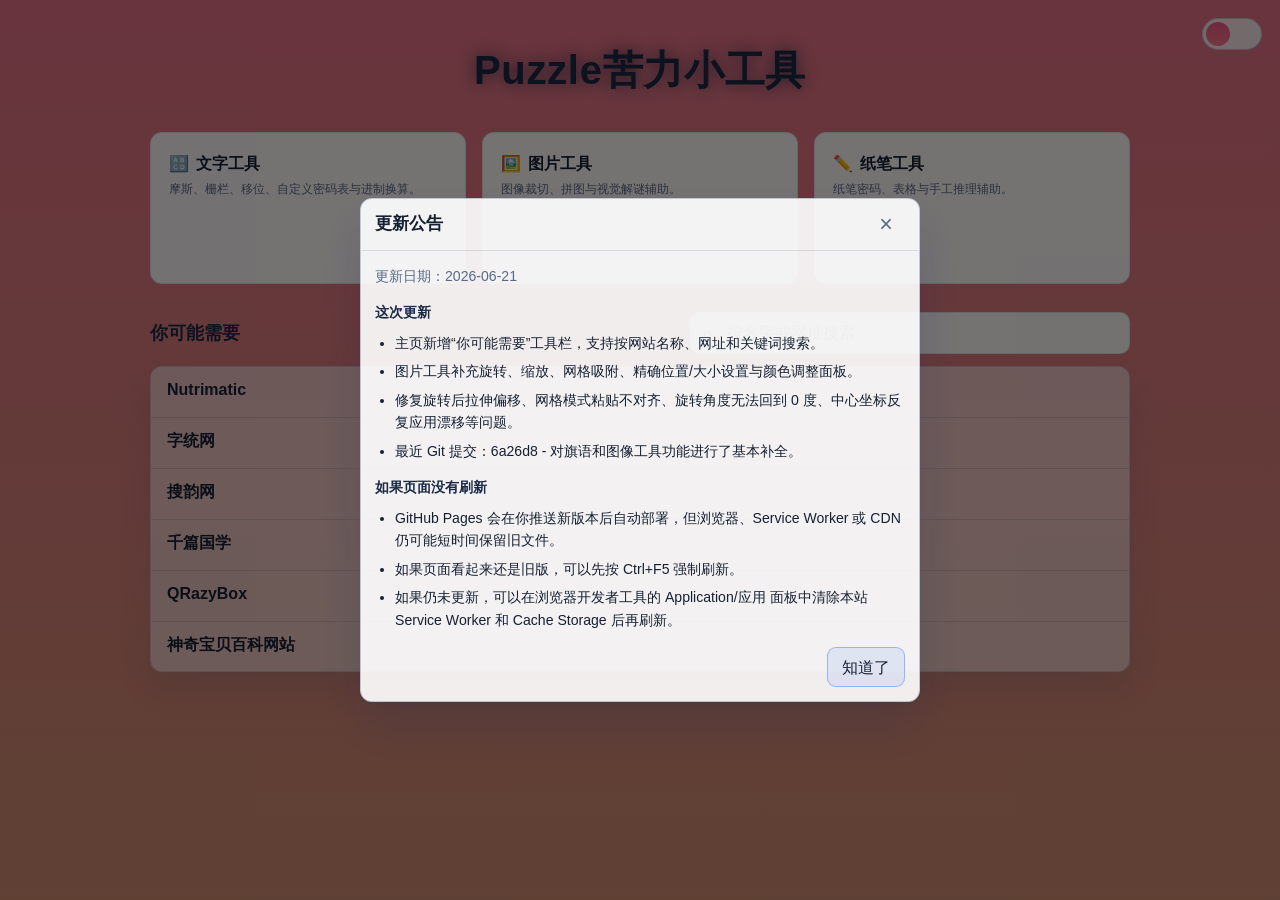
<file: index.html>
﻿<!DOCTYPE html>
<html lang="zh-CN">
<head>
<meta charset="UTF-8">
<meta name="viewport" content="width=device-width, initial-scale=1.0">
<script>
    (function () {
        var key = "theme_manual_override";
        var theme = null;
        try {
            var saved = window.localStorage.getItem(key);
            if (saved === "light" || saved === "dark") theme = saved;
        } catch (_) {}
        if (!theme) {
            var hour = new Date().getHours();
            theme = (hour >= 19 || hour < 7) ? "dark" : "light";
        }
        document.documentElement.setAttribute("data-theme", theme);
    })();
</script>
<link rel="icon" type="image/svg+xml" href="./things/puzzle.svg">
<title>Puzzle苦力小工具</title>
<link rel="stylesheet" href="theme/light-theme.css">
<link rel="stylesheet" href="theme/dark-theme.css">
<link rel="stylesheet" href="theme/common-styles.css">
<link rel="prefetch" href="text-tools/text-tools.html">
<link rel="prefetch" href="text-tools/text-tools.css">
<link rel="prefetch" href="text-tools/tools/bundle.js">
<link rel="prefetch" href="image-tools/image-tools.html">
<link rel="prefetch" href="image-tools/image-tools.css">
<style>
    .home-shell {
        width: min(980px, calc(100% - 26px));
        margin: 0 auto;
        padding: 30px 0 38px;
    }

    .title {
        text-align: center;
        font-size: clamp(1.9rem, 1.2rem + 1.8vw, 2.5rem);
        color: var(--title-main);
        text-shadow: 0 0 16px var(--title-glow);
        margin: 8px 0 30px;
        letter-spacing: 0.7px;
    }

    .tool-grid {
        display: grid;
        grid-template-columns: repeat(3, minmax(0, 1fr));
        justify-content: start;
        gap: 16px;
    }

    .tool-card {
        border: 1px solid var(--line);
        border-radius: 12px;
        background: var(--surface-3);
        transition: transform 0.2s ease, border-color 0.2s ease, box-shadow 0.2s ease;
    }

    .tool-card a {
        display: block;
        padding: 18px;
        text-decoration: none;
        color: var(--text-main);
        min-height: 150px;
    }

    .tool-card:hover {
        transform: translateY(-6px);
        border-color: var(--line-strong);
        box-shadow: 0 16px 48px 8px color-mix(in srgb, var(--primary-glow) 24%, transparent);
    }

    [data-theme="light"] .tool-card:hover {
        box-shadow: 0 8px 48px 8px rgba(0, 0, 0, 0.13);
        /* inset(上 右 下 左)：上边缘贴齐元素，其余往外扩60px，保证阴影不出现在卡片上方 */
        clip-path: inset(0 -60px -60px -60px round 12px);
    }

    .tool-card:active {
        transform: translateY(0) scale(0.985);
    }

    .tool-head {
        display: flex;
        align-items: center;
        gap: 7px;
        font-weight: 600;
        margin-bottom: 4px;
    }

    .tool-desc {
        font-size: 0.78rem;
        color: var(--text-sub);
        line-height: 1.38;
    }

    .sr-only {
        position: absolute;
        width: 1px;
        height: 1px;
        padding: 0;
        margin: -1px;
        overflow: hidden;
        clip: rect(0, 0, 0, 0);
        white-space: nowrap;
        border: 0;
    }

    .recommend-section {
        margin-top: 28px;
    }

    .recommend-head {
        display: flex;
        align-items: center;
        justify-content: space-between;
        gap: 16px;
        margin-bottom: 12px;
    }

    .section-title {
        margin: 0;
        font-size: 1.12rem;
        color: var(--title-main);
        font-weight: 700;
    }

    .site-search {
        position: relative;
        flex: 1 1 360px;
        max-width: 440px;
    }

    .site-search::before {
        content: "⌕";
        position: absolute;
        left: 13px;
        top: 50%;
        transform: translateY(-52%);
        color: var(--text-sub);
        font-size: 1rem;
        pointer-events: none;
    }

    .site-search-input {
        width: 100%;
        height: 42px;
        padding: 9px 14px 9px 36px;
        border: 1px solid var(--line);
        border-radius: 10px;
        background: var(--surface-3);
        color: var(--text-main);
        font: inherit;
        outline: none;
        transition: border-color 0.2s ease, box-shadow 0.2s ease, background-color 0.2s ease;
    }

    .site-search-input::placeholder {
        color: color-mix(in srgb, var(--text-sub) 82%, transparent);
    }

    .site-search-input:focus {
        border-color: color-mix(in srgb, var(--primary) 78%, white 22%);
        box-shadow: var(--focus-ring);
    }

    .recommend-panel {
        max-height: clamp(260px, 34vh, 420px);
        overflow-y: auto;
        overscroll-behavior: contain;
        border: 1px solid var(--line);
        border-radius: 12px;
        background: color-mix(in srgb, var(--surface-2) 88%, transparent);
        box-shadow: var(--shadow-1);
        scrollbar-width: thin;
        scrollbar-color: color-mix(in srgb, var(--primary) 46%, transparent) transparent;
    }

    .recommend-list {
        display: grid;
        grid-template-columns: 1fr;
        gap: 0;
        margin: 0;
        padding: 0;
        list-style: none;
    }

    .recommend-item {
        border-bottom: 1px solid var(--line);
    }

    .recommend-item:last-child {
        border-bottom: 0;
    }

    .recommend-link {
        display: block;
        padding: 13px 16px;
        min-height: 50px;
        overflow: hidden;
        color: var(--text-main);
        text-decoration: none;
        transition: min-height 0.22s ease, background-color 0.22s ease, color 0.22s ease;
    }

    .recommend-link:hover,
    .recommend-link:focus-visible {
        min-height: 112px;
        background: color-mix(in srgb, var(--primary-soft) 72%, transparent);
        outline: none;
    }

    .recommend-name {
        display: block;
        font-weight: 650;
        line-height: 1.3;
    }

    .recommend-detail {
        display: grid;
        gap: 6px;
        max-height: 0;
        opacity: 0;
        transform: translateY(-4px);
        transition: max-height 0.22s ease, opacity 0.18s ease, transform 0.22s ease;
    }

    .recommend-link:hover .recommend-detail,
    .recommend-link:focus-visible .recommend-detail {
        max-height: 220px;
        margin-top: 8px;
        opacity: 1;
        transform: translateY(0);
    }

    .recommend-desc,
    .recommend-url,
    .empty-sites {
        font-size: 0.82rem;
        line-height: 1.42;
        color: var(--text-sub);
    }

    .recommend-url {
        word-break: break-all;
        color: color-mix(in srgb, var(--primary) 76%, var(--text-main));
    }

    .empty-sites {
        display: none;
        padding: 14px 16px;
    }

    .empty-sites.show {
        display: block;
    }

    .release-modal {
        position: fixed;
        inset: 0;
        z-index: 2400;
        display: grid;
        place-items: center;
        padding: 16px;
        background: rgba(0, 0, 0, 0.54);
    }

    .release-modal[hidden] {
        display: none;
    }

    .release-card {
        width: min(560px, 100%);
        max-height: min(680px, calc(100vh - 32px));
        overflow: auto;
        border: 1px solid var(--line-strong);
        border-radius: 12px;
        background: color-mix(in srgb, var(--surface-1) 96%, transparent);
        box-shadow: var(--shadow-2);
    }

    .release-head {
        display: flex;
        align-items: center;
        justify-content: space-between;
        gap: 12px;
        min-height: 52px;
        padding: 0 14px;
        border-bottom: 1px solid var(--line);
    }

    .release-head h2 {
        margin: 0;
        font-size: 1.08rem;
    }

    .release-close {
        width: 38px;
        height: 38px;
        border: 0;
        border-radius: 8px;
        background: transparent;
        color: var(--text-sub);
        font: inherit;
        font-size: 1.45rem;
        line-height: 1;
        cursor: pointer;
    }

    .release-close:hover {
        color: var(--danger);
        background: var(--danger-soft);
    }

    .release-body {
        display: grid;
        gap: 14px;
        padding: 14px;
        color: var(--text-main);
    }

    .release-date,
    .release-section h3,
    .release-section li {
        font-size: 0.88rem;
    }

    .release-date {
        margin: 0;
        color: var(--text-sub);
    }

    .release-section h3 {
        margin: 0 0 8px;
        color: var(--title-main);
    }

    .release-section ul {
        margin: 0;
        padding-left: 20px;
    }

    .release-section li + li {
        margin-top: 6px;
    }

    .release-actions {
        display: flex;
        justify-content: flex-end;
        padding-top: 2px;
    }

    .release-confirm {
        min-height: 40px;
        padding: 0 14px;
        border: 1px solid color-mix(in srgb, var(--primary) 42%, transparent);
        border-radius: 9px;
        background: color-mix(in srgb, var(--primary-soft) 82%, transparent);
        color: var(--text-main);
        font: inherit;
        cursor: pointer;
    }

    @media (max-width: 620px) {
        .home-shell {
            width: calc(100% - 20px);
            padding-top: 24px;
        }

        .tool-grid {
            grid-template-columns: 1fr;
        }

        .recommend-head {
            align-items: stretch;
            flex-direction: column;
            gap: 10px;
        }

        .site-search {
            flex-basis: auto;
            max-width: none;
        }
    }
</style>
</head>
<body>
<button class="theme-toggle" id="themeToggle" title="切换主题" aria-label="切换主题" aria-pressed="false">
    <span class="theme-toggle-slider"></span>
</button>

<div class="home-shell">
    <h1 class="title">Puzzle苦力小工具</h1>

    <div class="tool-grid">
        <div class="tool-card"><a href="text-tools/text-tools.html">
            <div class="tool-head"><span>🔠</span><span>文字工具</span></div>
            <div class="tool-desc">摩斯、栅栏、移位、自定义密码表与进制换算。</div>
        </a></div>
        <div class="tool-card"><a href="image-tools/image-tools.html">
            <div class="tool-head"><span>🖼️</span><span>图片工具</span></div>
            <div class="tool-desc">图像裁切、拼图与视觉解谜辅助。</div>
        </a></div>
        <div class="tool-card"><a href="#">
            <div class="tool-head"><span>✏️</span><span>纸笔工具</span></div>
            <div class="tool-desc">纸笔密码、表格与手工推理辅助。</div>
        </a></div>
    </div>

    <section class="recommend-section" aria-labelledby="recommendTitle">
        <div class="recommend-head">
            <h2 class="section-title" id="recommendTitle">你可能需要</h2>
            <label class="site-search">
                <span class="sr-only">搜索工具网站</span>
                <input class="site-search-input" id="siteSearch" type="search" placeholder="按名字或网址搜索" autocomplete="off">
            </label>
        </div>
        <div class="recommend-panel">
            <ul class="recommend-list" id="recommendList"></ul>
            <div class="empty-sites" id="emptySites">没有匹配的网站。</div>
        </div>
    </section>
</div>

<div class="release-modal" id="releaseModal" hidden>
    <section class="release-card" role="dialog" aria-modal="true" aria-labelledby="releaseTitle">
        <div class="release-head">
            <h2 id="releaseTitle">更新公告</h2>
            <button class="release-close" id="releaseClose" type="button" aria-label="关闭">&times;</button>
        </div>
        <div class="release-body">
            <p class="release-date" id="releaseDate"></p>
            <div class="release-section">
                <h3>这次更新</h3>
                <ul id="releaseUpdates"></ul>
            </div>
            <div class="release-section">
                <h3>如果页面没有刷新</h3>
                <ul id="releaseCacheTips"></ul>
            </div>
            <div class="release-actions">
                <button class="release-confirm" id="releaseConfirm" type="button">知道了</button>
            </div>
        </div>
    </section>
</div>

<script src="theme/theme-system.js"></script>
<script src="recommended-tools.js"></script>
<script src="release-notes.js"></script>
<script src="theme/cache-client.js" defer></script>
<script>
    initThemeManager({
        allowToggle: true,
        toggleSelector: "#themeToggle"
    });

    (function () {
        var tools = window.RECOMMENDED_TOOLS || [];
        var list = document.getElementById("recommendList");
        var search = document.getElementById("siteSearch");
        var empty = document.getElementById("emptySites");

        function normalize(value) {
            return String(value || "").toLowerCase().trim();
        }

        function getSearchText(tool) {
            return normalize([
                tool.name,
                tool.url,
                tool.description,
                (tool.aliases || []).join(" ")
            ].join(" "));
        }

        function createToolItem(tool) {
            var item = document.createElement("li");
            item.className = "recommend-item";
            item.dataset.searchText = getSearchText(tool);

            var link = document.createElement("a");
            link.className = "recommend-link";
            link.href = tool.url;
            link.target = "_blank";
            link.rel = "noopener noreferrer";
            link.setAttribute("aria-label", tool.name + "，新页面打开");

            var name = document.createElement("span");
            name.className = "recommend-name";
            name.textContent = tool.name;

            var detail = document.createElement("span");
            detail.className = "recommend-detail";

            var desc = document.createElement("span");
            desc.className = "recommend-desc";
            desc.textContent = tool.description;

            var url = document.createElement("span");
            url.className = "recommend-url";
            url.textContent = tool.url;

            detail.append(desc, url);
            link.append(name, detail);
            item.appendChild(link);

            return item;
        }

        function filterTools() {
            var keyword = normalize(search.value);
            var shown = 0;

            Array.prototype.forEach.call(list.children, function (item) {
                var matched = !keyword || item.dataset.searchText.indexOf(keyword) !== -1;
                item.hidden = !matched;
                if (matched) shown += 1;
            });

            empty.classList.toggle("show", shown === 0);
        }

        tools.forEach(function (tool) {
            list.appendChild(createToolItem(tool));
        });

        search.addEventListener("input", filterTools);
        filterTools();
    })();

    (function () {
        var notes = window.PUZZLE_RELEASE_NOTES;
        if (!notes || !notes.version) return;

        var key = "puzzle_release_seen_version";
        var seen = null;
        try {
            seen = window.localStorage.getItem(key);
        } catch (_) {}
        if (seen === notes.version) return;

        var modal = document.getElementById("releaseModal");
        var title = document.getElementById("releaseTitle");
        var date = document.getElementById("releaseDate");
        var updates = document.getElementById("releaseUpdates");
        var cacheTips = document.getElementById("releaseCacheTips");
        var close = document.getElementById("releaseClose");
        var confirm = document.getElementById("releaseConfirm");
        if (!modal || !title || !date || !updates || !cacheTips) return;

        function fillList(list, items) {
            list.textContent = "";
            (items || []).forEach(function (text) {
                var item = document.createElement("li");
                item.textContent = text;
                list.appendChild(item);
            });
        }

        function dismiss() {
            modal.hidden = true;
            try {
                window.localStorage.setItem(key, notes.version);
            } catch (_) {}
        }

        title.textContent = notes.title || "更新公告";
        date.textContent = notes.date ? "更新日期：" + notes.date : "";
        fillList(updates, notes.updates);
        fillList(cacheTips, notes.cacheTips);
        modal.hidden = false;

        close.addEventListener("click", dismiss);
        confirm.addEventListener("click", dismiss);
        modal.addEventListener("click", function (event) {
            if (event.target === modal) dismiss();
        });
        document.addEventListener("keydown", function (event) {
            if (!modal.hidden && event.key === "Escape") dismiss();
        });
    })();
</script>
</body>
</html>
</file>
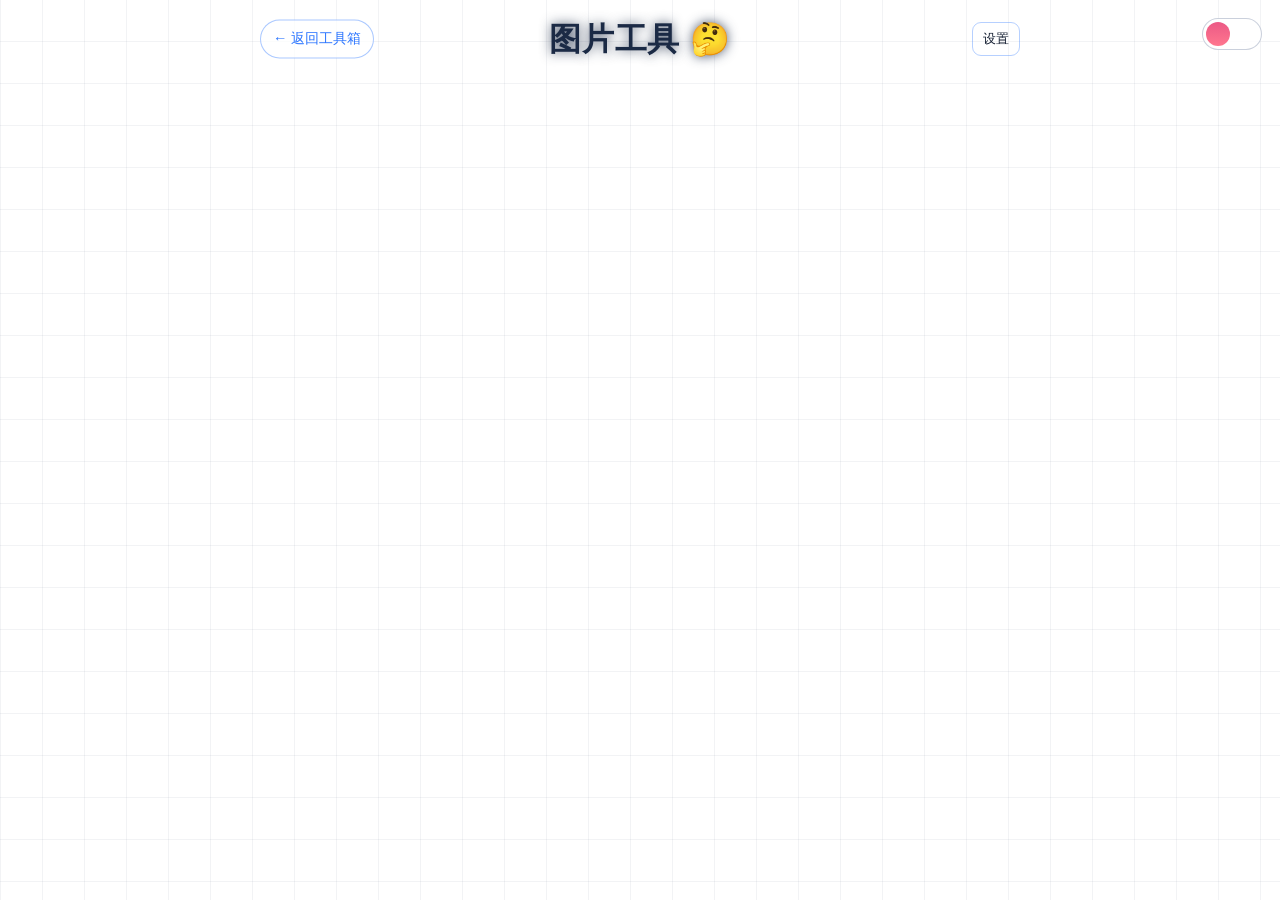
<file: image-tools/image-tools.html>
<!DOCTYPE html>
<html lang="zh-CN">
<head>
    <meta charset="UTF-8">
    <meta name="viewport" content="width=device-width, initial-scale=1.0">
    <script>
        (function () {
            var key = "theme_manual_override";
            var theme = null;
            try {
                var saved = window.localStorage.getItem(key);
                if (saved === "light" || saved === "dark") theme = saved;
            } catch (_) {}
            if (!theme) {
                var hour = new Date().getHours();
                theme = (hour >= 19 || hour < 7) ? "dark" : "light";
            }
            document.documentElement.setAttribute("data-theme", theme);
        })();
    </script>
    <link rel="icon" type="image/svg+xml" href="../things/puzzle.svg">
    <title>图片工具</title>
    <link rel="stylesheet" href="../theme/light-theme.css">
    <link rel="stylesheet" href="../theme/dark-theme.css">
    <link rel="stylesheet" href="../theme/common-styles.css">
    <link rel="stylesheet" href="./image-tools.css">
</head>
<body class="image-tool-page">
<button class="theme-toggle" id="themeToggle" title="切换主题" aria-label="切换主题" aria-pressed="false">
    <span class="theme-toggle-slider"></span>
</button>

<div class="image-topbar">
    <a href="../index.html" class="back-link">← 返回工具箱</a>
    <h1 class="main-title"><span class="title-wrap">图片工具<span class="help-icon" id="imageHelpBtn" title="查看帮助">🤔</span></span></h1>
    <div class="topbar-actions" aria-label="画布操作">
        <button class="topbar-btn" id="imageSettingsBtn" type="button">设置</button>
    </div>
</div>

<main class="image-stage" id="imageStage" tabindex="0" aria-label="图片画布">
    <div class="image-layer" id="imageLayer"></div>
    <div class="image-marquee" id="imageMarquee" hidden></div>
    <div class="image-selection" id="imageSelection" hidden>
        <span class="image-resize-handle image-handle-nw" data-handle="nw"></span>
        <span class="image-resize-handle image-handle-n" data-handle="n"></span>
        <span class="image-resize-handle image-handle-ne" data-handle="ne"></span>
        <span class="image-rotate-handle" data-handle="rotate" title="旋转"></span>
        <span class="image-resize-handle image-handle-e" data-handle="e"></span>
        <span class="image-resize-handle image-handle-se" data-handle="se"></span>
        <span class="image-resize-handle image-handle-s" data-handle="s"></span>
        <span class="image-resize-handle image-handle-sw" data-handle="sw"></span>
        <span class="image-resize-handle image-handle-w" data-handle="w"></span>
    </div>
</main>

<div class="image-context-menu" id="imageContextMenu">
    <button type="button" data-action="open-color">改变颜色</button>
    <button type="button" data-action="open-geometry">改变位置/大小</button>
</div>

<aside class="image-geometry-panel image-follow-panel" id="imageGeometryPanel" aria-label="改变位置/大小" hidden>
    <div class="image-panel-head">
        <strong>改变位置/大小</strong>
        <button class="image-panel-close" id="imageGeometryPanelClose" type="button" aria-label="关闭">&times;</button>
    </div>
    <div class="image-geometry-body">
        <label class="image-control-field">
            <span>中心 X</span>
            <input class="image-number-input" type="number" step="1" data-geometry="center-x">
        </label>
        <label class="image-control-field">
            <span>中心 Y</span>
            <input class="image-number-input" type="number" step="1" data-geometry="center-y">
        </label>
        <label class="image-control-field">
            <span>旋转角度</span>
            <input class="image-number-input" type="number" step="1" data-geometry="rotation">
        </label>
        <label class="image-control-field">
            <span>宽</span>
            <input class="image-number-input" type="number" min="36" step="1" data-geometry="width">
        </label>
        <label class="image-control-field">
            <span>高</span>
            <input class="image-number-input" type="number" min="36" step="1" data-geometry="height">
        </label>
        <label class="image-menu-option image-geometry-lock">
            <input type="checkbox" data-geometry-lock>
            <span>锁定横纵比</span>
        </label>
        <button class="image-action-btn image-geometry-apply" type="button" data-action="apply-geometry">应用</button>
    </div>
</aside>

<div class="image-canvas-menu" id="imageCanvasMenu">
    <button class="image-canvas-action" type="button" data-action="open-move-mode">移动模式</button>
    <div class="image-move-mode-panel" id="imageMoveModePanel" hidden>
        <div class="image-menu-title">移动模式</div>
        <label class="image-menu-option">
            <input type="radio" name="imageMoveMode" value="free" data-setting="movement-mode">
            <span>自由模式</span>
        </label>
        <label class="image-menu-option">
            <input type="radio" name="imageMoveMode" value="grid" data-setting="movement-mode">
            <span>网格模式</span>
        </label>
        <div class="image-grid-settings" id="imageGridSettings">
            <label class="image-menu-field">
                <span>网格大小</span>
                <input type="number" min="2" max="400" step="1" data-setting="grid-size">
            </label>
            <label class="image-menu-field">
                <span>旋转角度</span>
                <input type="number" min="1" max="180" step="1" data-setting="rotation-step">
            </label>
        </div>
    </div>
</div>

<aside class="image-color-panel" id="imageColorPanel" aria-label="改变颜色" hidden>
    <div class="image-panel-head">
        <strong>改变颜色</strong>
        <button class="image-panel-close" id="imageColorPanelClose" type="button" aria-label="关闭">&times;</button>
    </div>

    <details class="image-panel-section" data-section="opacity">
        <summary>改变透明度</summary>
        <div class="image-panel-body">
            <label class="image-control-field">
                <span>透明度</span>
                <input class="image-number-input" type="number" min="0" max="100" step="1" data-control="opacity-number">
            </label>
            <label class="image-control-field image-slider-field">
                <span>0%-100%</span>
                <input type="range" min="0" max="100" step="1" data-control="opacity-range">
            </label>
        </div>
    </details>

    <details class="image-panel-section" data-section="saturation">
        <summary>改变饱和度</summary>
        <div class="image-panel-body">
            <label class="image-control-field">
                <span>饱和度</span>
                <input class="image-number-input" type="number" min="0" max="200" step="1" data-control="saturation-number">
            </label>
            <label class="image-control-field image-slider-field">
                <span>0%-200%</span>
                <input type="range" min="0" max="200" step="1" data-control="saturation-range">
            </label>
        </div>
    </details>

    <details class="image-panel-section" data-section="brightness">
        <summary>改变亮度</summary>
        <div class="image-panel-body">
            <label class="image-control-field">
                <span>亮度</span>
                <input class="image-number-input" type="number" min="0" max="200" step="1" data-control="brightness-number">
            </label>
            <label class="image-control-field image-slider-field">
                <span>0%-200%</span>
                <input type="range" min="0" max="200" step="1" data-control="brightness-range">
            </label>
        </div>
    </details>

    <details class="image-panel-section" data-section="binary">
        <summary>二值图像</summary>
        <div class="image-panel-body image-binary-body">
            <label class="image-control-field">
                <span>阈值</span>
                <input class="image-number-input" type="number" min="0" max="255" step="1" data-control="threshold-number">
            </label>
            <label class="image-control-field image-slider-field">
                <span>0-255</span>
                <input type="range" min="0" max="255" step="1" data-control="threshold-range">
            </label>
            <button class="image-action-btn" type="button" data-action="generate-binary">生成</button>
            <button class="image-action-btn image-ghost-btn" type="button" data-action="restore-original">恢复原图</button>
        </div>
    </details>
</aside>

<div class="modal" id="imageHelpModal">
    <div class="modal-content">
        <span class="modal-close" id="imageHelpClose">&times;</span>
        <h2 class="modal-title">使用说明</h2>
        <div class="modal-body">
            <p>1. 在页面任意位置按 Ctrl+V 粘贴剪切板图片。</p>
            <p>2. 点击图片选中，Ctrl/Shift 点击可多选，空白处左键拖动可框选。</p>
            <p>3. 拖动图片可移动，拖动边缘可拉伸，拖动四角可等比缩放。</p>
            <p>4. 拖动图片正上方的旋转按钮，可旋转单张图片或整体旋转多选图片。</p>
            <p>5. 空白处右键选择移动模式，可切换自由模式和网格模式，网格模式按页面网格线吸附移动、缩放和旋转。</p>
            <p>6. 右键选中图片可打开颜色调整面板，Delete 可删除当前选中图片。</p>
            <p>7. Ctrl+C 可复制当前选中图片，Ctrl+Z / Ctrl+Y 可撤销或前进。</p>
            <p>8. 操作画布后顶部标题会收起，悬停标题区域会展开。</p>
        </div>
    </div>
</div>

<div class="modal settings-modal" id="imageSettingsModal">
    <div class="modal-content settings-content">
        <div class="settings-head">
            <h2 class="modal-title">设置</h2>
        </div>
        <div class="settings-layout">
            <div class="settings-tabs" aria-label="设置分类">
                <button class="settings-tab active" type="button" data-panel="banner">横幅设置</button>
            </div>
            <div class="settings-main">
                <div class="settings-panel active" id="bannerSettingsPanel">
                    <div class="settings-list" id="bannerSettingsList"></div>
                </div>
            </div>
        </div>
    </div>
</div>

<div class="toast" id="toast"></div>

<script src="../theme/theme-system.js"></script>
<script src="../theme/cache-client.js" defer></script>
<script src="./js/state.js"></script>
<script src="./js/history.js"></script>
<script src="./js/color/binary.js"></script>
<script src="./js/interactions/clipboard.js"></script>
<script src="./js/interactions/select-move-resize.js"></script>
<script src="./js/interactions/context-menu.js"></script>
<script src="./js/interactions/geometry-panel.js"></script>
<script src="./js/color/filter-controls.js"></script>
<script src="./js/color/color-panel.js"></script>
<script src="./js/banner-settings.js"></script>
<script src="./js/app.js"></script>
</body>
</html>
</file>
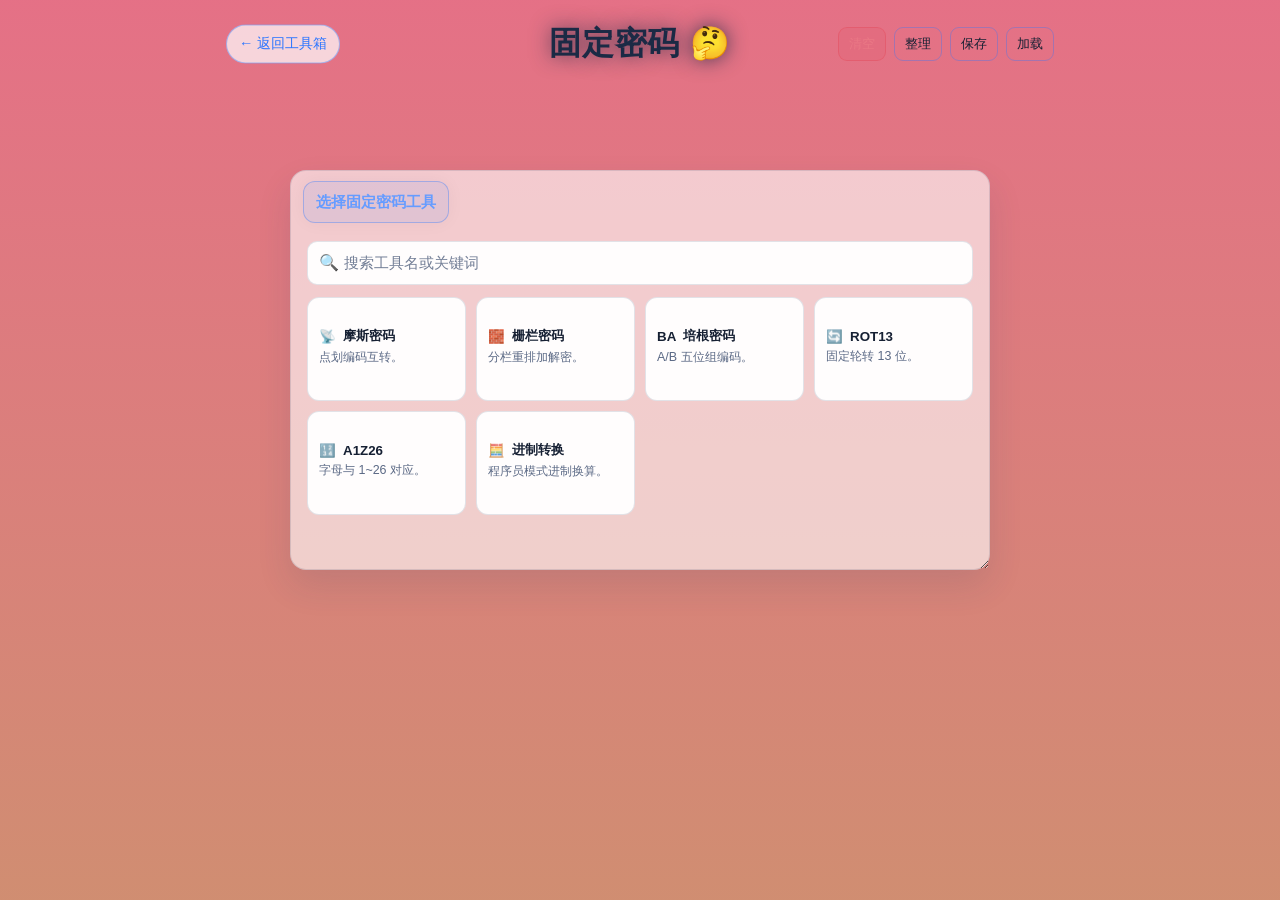
<file: text-tools/fixed-cipher.html>
<!DOCTYPE html>
<html lang="zh-CN">
<head>
    <meta charset="UTF-8">
    <meta name="viewport" content="width=device-width, initial-scale=1.0">
    <script>
        (function () {
            var key = "theme_manual_override";
            var theme = null;
            try {
                var saved = window.localStorage.getItem(key);
                if (saved === "light" || saved === "dark") theme = saved;
            } catch (_) {}
            if (!theme) {
                var hour = new Date().getHours();
                theme = (hour >= 19 || hour < 7) ? "dark" : "light";
            }
            document.documentElement.setAttribute("data-theme", theme);
        })();
    </script>
    <link rel="icon" type="image/svg+xml" href="../things/fixed-icon.svg">
    <title>固定密码</title>
    <link rel="stylesheet" href="../theme/light-theme.css">
    <link rel="stylesheet" href="../theme/dark-theme.css">
    <link rel="stylesheet" href="../theme/common-styles.css">
    <style>
        html,body{height:100%;overflow:hidden}
        .fixed-shell{--tool-card-default-width:700px;--tool-card-default-height:400px;--tool-card-min-width:360px;--tool-card-min-height:260px;width:100vw;height:100vh;padding:0;overflow:hidden}
        .fixed-topbar{position:fixed;left:50%;top:10px;z-index:1200;width:min(860px,calc(100% - 24px));transform:translateX(-50%);padding:8px 16px;transition:padding .28s ease,opacity .24s ease,transform .28s ease}
        .fixed-topbar:hover,.fixed-topbar:focus-within{width:min(860px,calc(100% - 24px));padding:8px 16px;opacity:1}
        body.canvas-active .fixed-topbar:not(:hover):not(:focus-within){padding:4px 10px;opacity:.82;transform:translateX(-50%) translateY(-3px)}
        .fixed-topbar .back-link{position:absolute;left:16px;top:50%;transform:translateY(-50%);opacity:1;transition:opacity .22s ease}
        .fixed-topbar:hover .back-link,.fixed-topbar:focus-within .back-link{opacity:1;pointer-events:auto}
        body.canvas-active .fixed-topbar:not(:hover):not(:focus-within) .back-link{opacity:0;pointer-events:none}
        .main-title{color:var(--title-main);text-shadow:0 0 20px var(--title-glow);margin:0;text-align:center;transition:font-size .28s ease}
        body.canvas-active .fixed-topbar:not(:hover):not(:focus-within) .main-title{font-size:1.04rem}
        .fixed-topbar .help-icon{width:auto;height:auto;border:0;border-radius:0;background:transparent;padding:0;box-shadow:none}
        .fixed-topbar .help-icon:hover{background:transparent;transform:scale(1.08)}
        .topbar-actions{position:absolute;right:16px;top:50%;display:flex;gap:8px;transform:translateY(-50%);opacity:1;transition:opacity .22s ease}
        body.canvas-active .fixed-topbar:not(:hover):not(:focus-within) .topbar-actions{opacity:0;pointer-events:none}
        .topbar-btn{min-height:34px;padding:0 10px;border-radius:9px;border:1px solid color-mix(in srgb,var(--primary) 34%,transparent);background:transparent;color:var(--text-main);cursor:pointer;transition:transform .2s ease,background-color .2s ease,border-color .2s ease}
        .topbar-btn:hover{transform:translateY(-1px);background:color-mix(in srgb,var(--primary-soft) 76%,transparent);border-color:color-mix(in srgb,var(--primary) 52%,transparent)}
        .topbar-btn.warn{border-color:color-mix(in srgb,var(--danger) 46%,transparent);color:color-mix(in srgb,var(--danger) 76%,white 24%)}
        .cards-stage{position:fixed;inset:0;overflow:hidden;touch-action:none;user-select:none}
        .cards-stage.panning{cursor:grabbing}
        .cards-root{position:absolute;inset:0;transform-origin:0 0}
        .cards-row{display:flex;gap:28px}
        .tool-card{position:absolute;width:var(--tool-card-default-width);height:var(--tool-card-default-height);min-width:var(--tool-card-min-width);min-height:var(--tool-card-min-height);max-width:none;border-radius:16px;border:1px solid var(--line);background:var(--surface-2);box-shadow:var(--shadow-1);overflow:hidden;resize:both;animation:cardEnter .34s ease both;user-select:auto}
        .tool-card :is(button,input,select,textarea,[role="button"]){outline:none}
        .card-content{height:100%;display:flex;flex-direction:column;animation:contentFade .24s ease;border-radius:inherit;overflow:hidden;position:relative}
        .view-header,.pane-header{position:absolute;left:12px;right:12px;top:10px;z-index:3;display:flex;align-items:flex-start;justify-content:space-between;gap:10px;pointer-events:none}
        .view-header .glow-head,.pane-header .glow-head,.view-header .close-btn,.pane-header .close-btn{pointer-events:auto}
        .glow-head{display:inline-flex;align-items:center;gap:10px;flex-wrap:wrap;padding:8px 12px;border-radius:12px;border:1px solid color-mix(in srgb,var(--primary) 34%,transparent);background:color-mix(in srgb,var(--primary-soft) 70%,transparent);box-shadow:0 0 18px color-mix(in srgb,var(--primary-glow) 22%,transparent);cursor:grab;user-select:none;touch-action:none}
        .tool-card.dragging{z-index:50;box-shadow:var(--shadow-2)}
        .tool-card.dragging .glow-head{cursor:grabbing}
        .glow-head-title{font-size:.95rem;color:color-mix(in srgb,var(--primary) 72%,white 28%);font-weight:600}
        .tool-head-actions{display:inline-flex;align-items:center;gap:8px}
        .head-toggle,.head-help{min-height:30px;border-radius:8px;border:1px solid color-mix(in srgb,var(--primary) 38%,transparent);background:color-mix(in srgb,var(--surface-1) 88%,transparent);color:var(--text-main);cursor:pointer;transition:transform .18s ease,background-color .18s ease,box-shadow .18s ease}
        .head-toggle{padding:0 10px;font-size:.82rem}
        .head-help{position:relative;min-width:32px;padding:0}
        .head-toggle:hover,.head-help:hover{transform:translateY(-1px);background:color-mix(in srgb,var(--primary-soft) 76%,transparent);box-shadow:0 0 16px color-mix(in srgb,var(--primary-glow) 24%,transparent)}
        .head-tooltip{position:fixed;z-index:5000;width:260px;max-width:calc(100vw - 24px);padding:9px 11px;border:1px solid var(--line-strong);border-radius:10px;background:color-mix(in srgb,var(--surface-1) 98%,var(--surface-2) 2%);box-shadow:var(--shadow-2);backdrop-filter:blur(30px) saturate(1.35);-webkit-backdrop-filter:blur(30px) saturate(1.35);color:var(--text-main);font-size:.78rem;line-height:1.45;text-align:left;white-space:normal;opacity:0;pointer-events:none;transform:translateY(-4px);transition:opacity .16s ease,transform .16s ease}
        .head-tooltip.show{opacity:1;transform:translateY(0)}
        .mini-btn{min-height:34px;padding:0 12px;border-radius:8px;border:1px solid color-mix(in srgb,var(--primary) 36%,transparent);background:color-mix(in srgb,var(--surface-1) 86%,transparent);color:var(--text-main);cursor:pointer;transition:transform .2s ease,background-color .2s ease}
        .mini-btn:hover{transform:translateY(-2px);background:color-mix(in srgb,var(--primary-soft) 70%,transparent)}
        .mini-btn:active{transform:translateY(0) scale(.98)}
        .close-btn{min-width:44px;min-height:44px;border-radius:10px;border:1px solid color-mix(in srgb,var(--danger) 52%,transparent);background:var(--danger-soft);color:color-mix(in srgb,var(--danger) 76%,white 24%);cursor:pointer;transition:transform .2s ease,filter .2s ease}
        .close-btn:hover{transform:translateY(-2px);filter:brightness(1.04)}
        .close-btn.hidden{display:none}
        .select-body,.pane-body{flex:1;min-height:0;display:flex;flex-direction:column;gap:12px;padding:70px 16px 16px;overflow-y:auto}
        .search-wrap{position:relative}
        .search-icon{position:absolute;left:12px;top:50%;transform:translateY(-50%);color:var(--text-sub);pointer-events:none}
        .search-input{padding-left:36px}
        .tool-grid{display:grid;grid-template-columns:repeat(auto-fill,minmax(150px,1fr));gap:10px;align-content:start}
        .tool-picker{border:1px solid var(--line);background:var(--surface-3);color:var(--text-main);border-radius:12px;text-align:left;padding:11px;cursor:pointer;min-height:104px;transition:transform .2s ease,border-color .2s ease,box-shadow .2s ease}
        .tool-picker:hover{transform:translateY(-2px);border-color:var(--line-strong);box-shadow:0 12px 20px color-mix(in srgb,var(--primary-glow) 18%,transparent)}
        .picker-head{display:flex;align-items:center;gap:7px;font-weight:600;margin-bottom:4px}
        .picker-desc{font-size:.78rem;color:var(--text-sub);line-height:1.38;margin-bottom:4px}
        .picker-tags{font-size:.72rem;color:color-mix(in srgb,var(--primary) 72%,white 28%)}
        .panel-note{border:1px solid color-mix(in srgb,var(--primary) 32%,transparent);background:color-mix(in srgb,var(--primary-soft) 74%,transparent);color:var(--text-main);border-radius:10px;padding:10px 12px;font-size:.82rem;line-height:1.46}
        .stack{display:grid;gap:12px}
        .input-label{display:block;margin-bottom:6px;color:var(--text-sub);font-size:.82rem}
        .text-input,.text-output{min-height:108px;resize:vertical}
        .text-output[readonly]{color:var(--text-main)}
        .rail-input{min-height:44px;max-width:140px;appearance:textfield;resize:none}
        .rail-input::-webkit-inner-spin-button,.rail-input::-webkit-outer-spin-button{-webkit-appearance:none;margin:0}
        .controls-row{display:flex;flex-wrap:wrap;gap:9px}
        .action-btn.warn{border-color:color-mix(in srgb,var(--danger) 52%,transparent);background:var(--danger-soft);color:color-mix(in srgb,var(--danger) 76%,white 24%)}
        .tool-empty{text-align:center;color:var(--text-sub);padding:28px 10px}
        .morse-keypad{display:grid;grid-template-columns:minmax(190px,260px) minmax(0,1fr);gap:12px;align-items:stretch;height:168px}
        .morse-keys{display:grid;grid-template-columns:repeat(4,minmax(0,1fr));gap:9px}
        .morse-key{position:relative;height:168px;border:1px solid color-mix(in srgb,var(--primary) 42%,transparent);border-radius:12px;background:color-mix(in srgb,var(--surface-3) 92%,transparent);color:var(--text-main);font-size:2.2rem;font-weight:700;line-height:1;cursor:pointer;outline:none;overflow:hidden;transition:transform .16s ease,border-color .16s ease,box-shadow .16s ease,background-color .16s ease}
        .morse-key.backspace{font-size:1.55rem}
        .morse-key:hover{transform:translateY(-2px);border-color:color-mix(in srgb,var(--primary) 70%,transparent);box-shadow:0 0 18px color-mix(in srgb,var(--primary-glow) 22%,transparent)}
        .morse-key.flash{animation:morsePulse .34s ease both}
        .morse-key.flash::after{content:"";position:absolute;inset:50%;border-radius:999px;background:color-mix(in srgb,var(--primary-glow) 62%,white 12%);animation:morseRipple .46s ease-out both}
        .morse-live{display:grid;grid-template-rows:1fr 1fr;height:168px;border:1px solid var(--line);border-radius:12px;background:var(--surface-3);overflow:hidden}
        .morse-live-part{display:flex;align-items:center;justify-content:center;padding:12px;text-align:center;min-width:0;min-height:0}
        .morse-live-part:first-child{border-bottom:1px solid var(--line)}
        .morse-sequence{font-size:1.8rem;font-weight:700;letter-spacing:2px;color:var(--text-main);overflow-wrap:anywhere}
        .morse-letter{font-size:2.3rem;font-weight:800;color:color-mix(in srgb,var(--primary) 76%,white 24%)}
        .morse-muted{color:var(--text-sub);font-size:.92rem}
        .programmer-tool{display:grid;gap:14px}
        .radix-display{display:grid;gap:7px}
        .radix-row{display:grid;grid-template-columns:64px minmax(0,1fr);align-items:center;gap:12px;min-height:46px;padding:7px 10px;border:1px solid transparent;border-radius:10px;background:transparent;color:var(--text-main);text-align:left;cursor:pointer;outline:none;transition:background-color .16s ease,border-color .16s ease,box-shadow .16s ease,transform .16s ease}
        .radix-row:hover{border-color:color-mix(in srgb,var(--primary) 34%,transparent);background:color-mix(in srgb,var(--primary-soft) 58%,transparent);box-shadow:0 0 18px color-mix(in srgb,var(--primary-glow) 20%,transparent)}
        .radix-row.active{border-color:color-mix(in srgb,var(--primary) 46%,transparent);background:color-mix(in srgb,var(--primary-soft) 42%,transparent)}
        .radix-label{font-size:.82rem;font-weight:800;color:var(--text-sub);letter-spacing:.08em;transition:color .16s ease,text-shadow .16s ease}
        .radix-row:hover .radix-label,.radix-row.active .radix-label{color:color-mix(in srgb,var(--primary) 76%,white 24%);text-shadow:0 0 12px color-mix(in srgb,var(--primary-glow) 38%,transparent)}
        .radix-value{min-width:0;overflow:hidden;text-overflow:ellipsis;white-space:nowrap;font-family:Consolas,'Courier New',monospace;font-size:1.2rem;font-weight:700;color:var(--text-main);cursor:text;user-select:text}
        .radix-keypad{display:grid;grid-template-columns:repeat(4,minmax(0,1fr));gap:8px}
        .radix-key{position:relative;min-height:46px;border:1px solid color-mix(in srgb,var(--primary) 38%,transparent);border-radius:10px;background:color-mix(in srgb,var(--surface-3) 92%,transparent);color:var(--text-main);font-size:1.1rem;font-weight:800;cursor:pointer;outline:none;overflow:hidden;transition:transform .14s ease,border-color .14s ease,box-shadow .14s ease,background-color .14s ease,opacity .14s ease}
        .radix-key:not(:disabled):hover{transform:translateY(-1px);border-color:color-mix(in srgb,var(--primary) 70%,transparent);box-shadow:0 0 18px color-mix(in srgb,var(--primary-glow) 22%,transparent)}
        .radix-key.disabled,.radix-key:disabled{opacity:.34;cursor:not-allowed;background:color-mix(in srgb,var(--surface-2) 82%,black 18%);border-color:color-mix(in srgb,var(--line) 70%,transparent);color:var(--text-sub)}
        .radix-key.disabled:hover,.radix-key:disabled:hover{transform:none;box-shadow:none}
        .radix-key.flash{animation:morsePulse .34s ease both}
        .radix-key.flash::after{content:"";position:absolute;inset:50%;border-radius:999px;background:color-mix(in srgb,var(--primary-glow) 62%,white 12%);animation:morseRipple .46s ease-out both}

        @keyframes morsePulse{0%{transform:scale(1);box-shadow:0 0 0 color-mix(in srgb,var(--primary-glow) 0%,transparent)}38%{transform:scale(1.05);background:color-mix(in srgb,var(--primary-soft) 86%,transparent);box-shadow:0 0 34px color-mix(in srgb,var(--primary-glow) 58%,transparent),0 0 70px color-mix(in srgb,var(--primary-glow) 28%,transparent)}100%{transform:scale(1);box-shadow:0 0 12px color-mix(in srgb,var(--primary-glow) 18%,transparent)}}
        @keyframes morseRipple{from{inset:50%;opacity:.75}to{inset:-35%;opacity:0}}

        .canvas-menu{position:fixed;z-index:2200;display:none;min-width:156px;padding:6px;border:1px solid var(--line-strong);border-radius:12px;background:color-mix(in srgb,var(--surface-1) 94%,transparent);box-shadow:var(--shadow-2);backdrop-filter:blur(14px)}
        .canvas-menu.show{display:block;animation:contentFade .12s ease both}
        .canvas-menu button{width:100%;min-height:40px;border:0;border-radius:9px;background:transparent;color:var(--text-main);text-align:left;padding:0 12px;cursor:pointer;transition:background-color .2s ease,transform .2s ease}
        .canvas-menu button:hover{background:color-mix(in srgb,var(--primary-soft) 88%,transparent);transform:translateY(-1px)}

        .mobile-add-wrap{display:none;margin-top:10px;justify-content:center}
        .mobile-add-btn{min-height:46px;min-width:160px;border-radius:999px;border:1px solid color-mix(in srgb,var(--primary) 50%,transparent);background:color-mix(in srgb,var(--primary-soft) 82%,transparent);color:var(--text-main);cursor:pointer;transition:transform .2s ease,background-color .2s ease}
        .mobile-add-btn:hover{transform:translateY(-2px)}
        .mobile-add-btn:active{transform:translateY(0) scale(.98);filter:brightness(.95)}
        .mobile-add-btn:disabled{opacity:.4;cursor:not-allowed;transform:none}
        .modal-close{position:absolute;top:10px;right:12px;font-size:1.5rem;cursor:pointer;color:var(--text-sub);transition:color .2s ease}
        .modal-close:hover{color:var(--danger)}
        .modal-title{margin:0 0 10px;color:var(--text-main)}
        .modal-body p{margin:0 0 8px;color:var(--text-sub)}

        @keyframes cardEnter{from{opacity:0;transform:translateY(10px) scale(.98)}to{opacity:1;transform:translateY(0) scale(1)}}
        @keyframes contentFade{from{opacity:0;transform:translateY(6px)}to{opacity:1;transform:translateY(0)}}

        @media (max-width:840px){
            .fixed-topbar{width:calc(100% - 16px);padding-top:36px}
            body.canvas-active .fixed-topbar:not(:hover):not(:focus-within){width:calc(100% - 16px);padding-top:4px}
            .topbar-actions{left:8px;right:8px;top:0;justify-content:center;transform:none}
            .topbar-btn{padding:0 8px;font-size:.82rem}
            .tool-card{width:min(var(--tool-card-default-width),calc(100vw - 24px));min-width:280px}
            .morse-keypad{grid-template-columns:1fr;height:auto}
            .morse-key{height:92px}
            .morse-live{height:132px}
            .canvas-menu{display:none!important}
            .mobile-add-wrap{position:fixed;left:0;right:0;bottom:14px;z-index:1300;display:flex}
        }
    </style>
</head>
<body>
<div class="fixed-shell page-enter">
    <div class="fixed-topbar">
        <a href="../index.html" class="back-link">← 返回工具箱</a>
        <h1 class="main-title"><span class="title-wrap">固定密码<span class="help-icon" id="helpBtn" title="查看帮助">🤔</span></span></h1>
        <div class="topbar-actions" aria-label="画布操作">
            <button class="topbar-btn warn" id="clearCardsBtn" type="button">清空</button>
            <button class="topbar-btn" id="arrangeCardsBtn" type="button">整理</button>
            <button class="topbar-btn" id="saveLayoutBtn" type="button">保存</button>
            <button class="topbar-btn" id="loadLayoutBtn" type="button">加载</button>
        </div>
    </div>
    <div class="cards-stage" id="cardsStage">
        <div class="cards-root" id="cardsRoot"></div>
    </div>
    <div class="mobile-add-wrap">
        <button class="mobile-add-btn" id="mobileAddBtn" type="button">+ 添加卡片</button>
    </div>
</div>
<div class="modal" id="helpModal">
    <div class="modal-content">
        <span class="modal-close" id="closeModal">&times;</span>
        <h2 class="modal-title">使用说明</h2>
        <div class="modal-body">
            <p>1. 在卡片中搜索并选择需要的固定密码工具。</p>
            <p>2. 按住右键拖拽画布空白处可以移动画布，右键单击空白处可从菜单添加新卡片。</p>
            <p>3. 拖动卡片左上角标题标签可以移动卡片，拖动右下角可以调整大小。</p>
            <p>4. 操作画布后顶部标题会收起，悬停标题区域会展开。</p>
            <p>5. 顶部按钮可清空画布、整理卡片、保存或加载当前页面设置。</p>
            <p>6. 点击卡片右上角的"×"可关闭当前卡片（至少保留一张）。</p>
            <p>7. 移动端可使用下方"+ 添加卡片"按钮。</p>
        </div>
    </div>
</div>
<div class="canvas-menu" id="canvasMenu">
    <button type="button" data-action="add-card">添加卡片</button>
</div>
<div class="toast" id="toast"></div>
<script src="../theme/theme-system.js"></script>
<script src="../theme/cache-client.js" defer></script>
<script src="./fixed-tools/fixed-tools.bundle.js"></script>
</body>
</html>
</file>
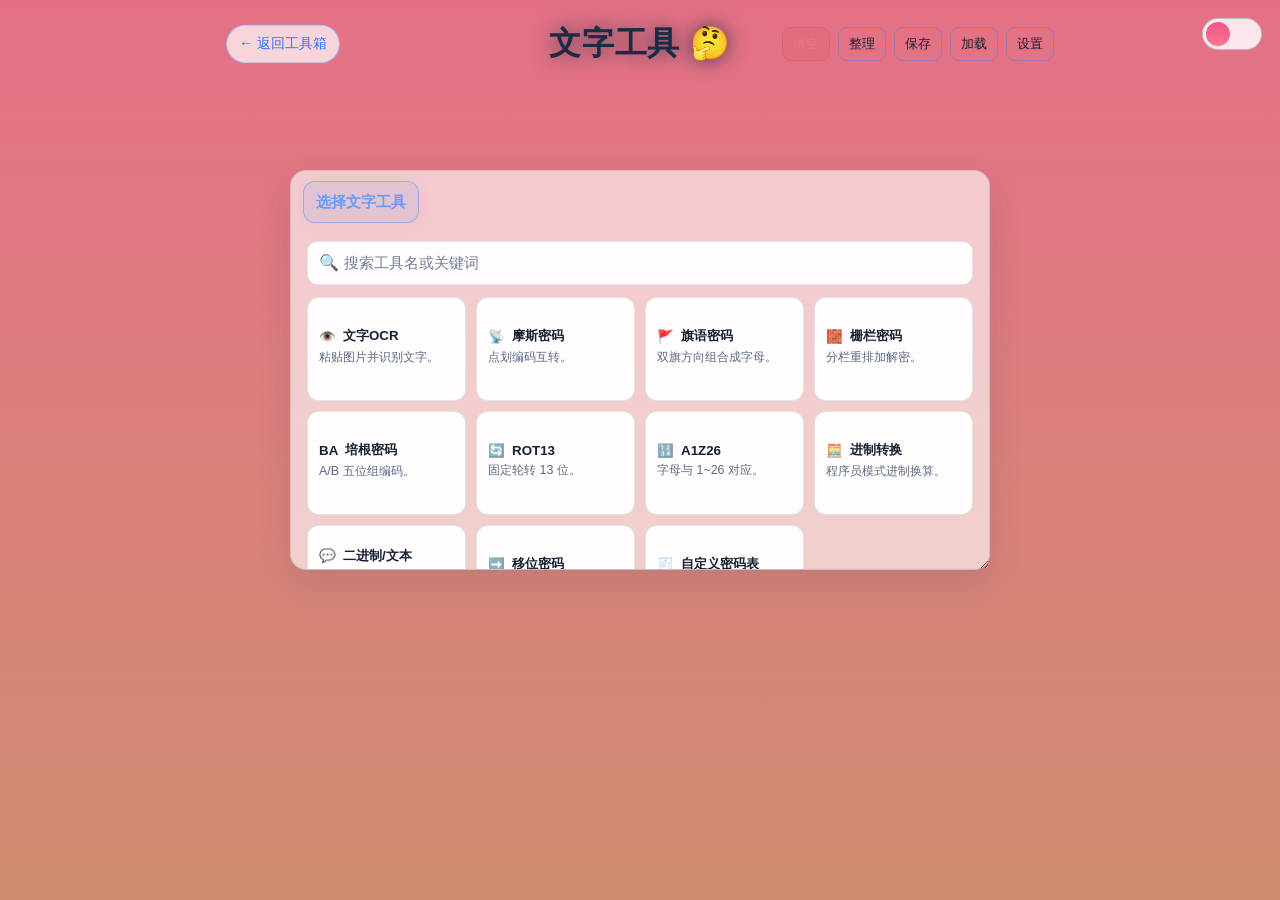
<file: text-tools/text-tools.html>
﻿<!DOCTYPE html>
<html lang="zh-CN">
<head>
    <meta charset="UTF-8">
    <meta name="viewport" content="width=device-width, initial-scale=1.0">
    <script>
        (function () {
            var key = "theme_manual_override";
            var theme = null;
            try {
                var saved = window.localStorage.getItem(key);
                if (saved === "light" || saved === "dark") theme = saved;
            } catch (_) {}
            if (!theme) {
                var hour = new Date().getHours();
                theme = (hour >= 19 || hour < 7) ? "dark" : "light";
            }
            document.documentElement.setAttribute("data-theme", theme);
        })();
    </script>
    <link rel="icon" type="image/svg+xml" href="../things/text-icon.svg">
    <title>文字工具</title>
    <link rel="stylesheet" href="../theme/light-theme.css">
    <link rel="stylesheet" href="../theme/dark-theme.css">
    <link rel="stylesheet" href="../theme/common-styles.css">
    <link rel="stylesheet" href="./text-tools.css">
</head>
<body>
<button class="theme-toggle" id="themeToggle" title="切换主题" aria-label="切换主题" aria-pressed="false">
    <span class="theme-toggle-slider"></span>
</button>
<div class="fixed-shell page-enter">
    <div class="fixed-topbar">
        <a href="../index.html" class="back-link">← 返回工具箱</a>
        <h1 class="main-title"><span class="title-wrap">文字工具<span class="help-icon" id="helpBtn" title="查看帮助">🤔</span></span></h1>
        <div class="topbar-actions" aria-label="画布操作">
            <button class="topbar-btn warn" id="clearCardsBtn" type="button">清空</button>
            <button class="topbar-btn" id="arrangeCardsBtn" type="button">整理</button>
            <button class="topbar-btn" id="saveLayoutBtn" type="button">保存</button>
            <button class="topbar-btn" id="loadLayoutBtn" type="button">加载</button>
            <button class="topbar-btn" id="settingsBtn" type="button">设置</button>
        </div>
    </div>
    <div class="cards-stage" id="cardsStage">
        <div class="cards-root" id="cardsRoot"></div>
    </div>
    <div class="mobile-add-wrap">
        <button class="mobile-add-btn" id="mobileAddBtn" type="button">+ 添加卡片</button>
    </div>
</div>
<div class="modal" id="helpModal">
    <div class="modal-content">
        <span class="modal-close" id="closeModal">&times;</span>
        <h2 class="modal-title">使用说明</h2>
        <div class="modal-body">
            <p>1. 在卡片中搜索并选择需要的文字工具。</p>
            <p>2. 按住右键拖拽画布空白处可以移动画布，右键单击空白处可从菜单添加新卡片。</p>
            <p>3. 拖动卡片左上角标题标签可以移动卡片，拖动右下角可以调整大小。</p>
            <p>4. 操作画布后顶部标题会收起，悬停标题区域会展开。</p>
            <p>5. 顶部按钮可清空画布、整理卡片、保存或加载当前页面设置。</p>
            <p>6. 点击卡片右上角的"×"可关闭当前卡片（至少保留一张）。</p>
            <p>7. 移动端可使用下方"+ 添加卡片"按钮。</p>
        </div>
    </div>
</div>
<div class="canvas-menu" id="canvasMenu">
    <button type="button" data-action="add-card">添加卡片</button>
    <button type="button" data-action="save-card-default">保存为默认格式</button>
    <button type="button" data-action="reset-card-default">恢复此工具默认</button>
</div>
<div class="modal settings-modal" id="settingsModal">
    <div class="modal-content settings-content">
        <button class="modal-close settings-close" id="closeSettings" type="button" aria-label="关闭设置">&times;</button>
        <div class="settings-head">
            <h2 class="modal-title">设置</h2>
            <button class="topbar-btn warn" id="resetAllSettingsBtn" type="button">恢复默认值</button>
        </div>
        <div class="settings-layout">
            <div class="settings-tabs" aria-label="设置分类">
                <button class="settings-tab active" type="button" data-panel="cards">卡片设置</button>
                <button class="settings-tab" type="button" data-panel="features">功能设置</button>
            </div>
            <div class="settings-main">
                <div class="settings-panel active" id="cardSettingsPanel">
                    <div class="settings-list" id="cardSettingsList"></div>
                </div>
                <div class="settings-panel" id="featureSettingsPanel">
                    <div class="settings-list" id="featureSettingsList"></div>
                </div>
            </div>
        </div>
    </div>
</div>
<div class="toast" id="toast"></div>
<script src="../theme/theme-system.js"></script>
<script src="../theme/cache-client.js" defer></script>
<script src="./tools/bundle.js"></script>
</body>
</html>
</file>
<file: theme/light-theme.css>
﻿/* Light Theme Tokens */
:root,
[data-theme="light"] {
    color-scheme: light;
    --bg-gradient: linear-gradient(180deg, #e3677eef 0%, #cd8668ef 100%);
    --bg-solid: #fffffff2;
    --surface-1: #fffffff2;
    --surface-2: #ffffff9d;
    --surface-3: #fffffff2;
    --line: rgba(21, 38, 74, 0.12);
    --line-strong: rgba(35, 61, 108, 0.24);
    --text-main: #162033;
    --text-sub: #5b6985;
    --title-main: #1b2a45;
    --title-glow: #1b2a45c7;
    --primary: #2b75ff;
    --primary-soft: rgba(43, 117, 255, 0.12);
    --primary-glow: rgba(22, 40, 75, 0.2);
    --accent: #11b883;
    --danger: #e44d5f;
    --danger-soft: rgba(228, 77, 95, 0.14);
    --toast-bg: rgba(248, 252, 255, 0.95);
    --toast-text: #0f213f;
    --shadow-1: 0 16px 34px rgba(31, 55, 96, 0.12);
    --shadow-2: 0 24px 48px rgba(21, 39, 78, 0.16);
    --focus-ring: 0 0 0 3px rgba(43, 117, 255, 0.22);
}
</file>
<file: theme/dark-theme.css>
﻿/* Dark Theme Tokens */
[data-theme="dark"] {
    color-scheme: dark;
    --bg-gradient: linear-gradient(135deg, #0f0c29, #302b63, #24243e);
    --bg-solid: #17162a;
    --surface-1: rgba(255, 255, 255, 0.06);
    --surface-2: rgba(255, 255, 255, 0.03);
    --surface-3: rgba(18, 18, 32, 0.48);
    --line: rgba(255, 255, 255, 0.1);
    --line-strong: rgba(0, 210, 255, 0.34);
    --text-main: #e0e6f2;
    --text-sub: #99a4be;
    --title-main: #f2fbff;
    --title-glow: rgba(0, 210, 255, 0.3);
    --primary: #00d2ff;
    --primary-soft: rgba(0, 210, 255, 0.14);
    --primary-glow: rgba(0, 210, 255, 0.3);
    --accent: #00ff88;
    --danger: #ff5f73;
    --danger-soft: rgba(255, 95, 115, 0.16);
    --toast-bg: rgba(14, 18, 33, 0.94);
    --toast-text: #e6f8ff;
    --shadow-1: 0 18px 36px rgba(0, 0, 0, 0.4);
    --shadow-2: 0 26px 52px rgba(0, 0, 0, 0.46);
    --focus-ring: 0 0 0 3px rgba(0, 210, 255, 0.26);
}
</file>
<file: theme/common-styles.css>
﻿/* Unified Common Styles */
* {
    box-sizing: border-box;
}

html,
body {
    margin: 0;
    padding: 0;
}

body {
    font-family: "Segoe UI", "PingFang SC", "Microsoft YaHei", sans-serif;
    line-height: 1.6;
    color: var(--text-main);
    background: var(--bg-gradient);
    min-height: 100vh;
    -webkit-font-smoothing: antialiased;
}

a {
    color: inherit;
}

.container {
    width: min(900px, calc(100% - 28px));
    margin: 0 auto;
    padding: 22px 0 36px;
}

.container.tool-container {
    width: min(700px, calc(100% - 28px));
}

.back-link {
    display: inline-flex;
    align-items: center;
    gap: 6px;
    color: var(--primary);
    text-decoration: none;
    font-size: 0.9rem;
    padding: 7px 12px;
    border-radius: 999px;
    border: 1px solid color-mix(in srgb, var(--primary) 40%, transparent);
    background: color-mix(in srgb, var(--surface-1) 74%, transparent);
    transition: transform 0.24s ease, background-color 0.24s ease, border-color 0.24s ease, box-shadow 0.24s ease;
}

.back-link:hover {
    transform: translateY(-2px);
    background: color-mix(in srgb, var(--primary-soft) 70%, var(--surface-1));
    box-shadow: 0 8px 18px color-mix(in srgb, var(--primary-glow) 34%, transparent);
}

.back-link:active {
    transform: translateY(0) scale(0.98);
}

.main-title {
    text-align: center;
    margin: 14px 0 22px;
    color: var(--title-main);
    text-shadow: 0 0 12px var(--title-glow);
    letter-spacing: 0.9px;
    font-weight: 700;
}

.main-panel,
.key-section,
.convert-section,
.glass-panel {
    background: var(--surface-2);
    border: 1px solid var(--line);
    border-radius: 14px;
    box-shadow: var(--shadow-1);
}

.text-input,
.key-input,
.search-input,
.input-field,
.text-output,
.rail-input {
    width: 100%;
    min-height: 44px;
    padding: 10px 12px;
    border-radius: 10px;
    border: 1px solid var(--line);
    background: var(--surface-3);
    color: var(--text-main);
    font-family: inherit;
    font-size: 0.93rem;
    outline: none;
    transition: border-color 0.2s ease, box-shadow 0.2s ease, background-color 0.2s ease;
}

.text-input::placeholder,
.key-input::placeholder,
.search-input::placeholder {
    color: color-mix(in srgb, var(--text-sub) 86%, transparent);
}

.text-input:focus,
.key-input:focus,
.search-input:focus,
.input-field:focus,
.text-output:focus,
.rail-input:focus {
    border-color: color-mix(in srgb, var(--primary) 78%, white 22%);
    box-shadow: var(--focus-ring);
}

.btn,
button,
.icon-btn,
.action-btn,
.theme-toggle {
    font-family: inherit;
}

.btn,
.icon-btn,
.action-btn {
    min-height: 44px;
    padding: 0 14px;
    border-radius: 10px;
    border: 1px solid color-mix(in srgb, var(--primary) 38%, transparent);
    background: color-mix(in srgb, var(--primary-soft) 74%, transparent);
    color: var(--text-main);
    cursor: pointer;
    transition: transform 0.2s ease, background-color 0.2s ease, border-color 0.2s ease, box-shadow 0.2s ease;
}

.btn:hover,
.icon-btn:hover,
.action-btn:hover {
    transform: translateY(-2px);
    background: color-mix(in srgb, var(--primary-soft) 88%, transparent);
    border-color: color-mix(in srgb, var(--primary) 54%, transparent);
    box-shadow: 0 10px 20px color-mix(in srgb, var(--primary-glow) 24%, transparent);
}

.btn:active,
.icon-btn:active,
.action-btn:active,
.theme-toggle:active {
    transform: translateY(0) scale(0.98);
    filter: brightness(0.95);
}

.btn-decrypt {
    color: color-mix(in srgb, var(--primary) 80%, white 20%);
    border-color: color-mix(in srgb, var(--primary) 58%, transparent);
    background: color-mix(in srgb, var(--primary-soft) 84%, transparent);
}

.btn-encrypt {
    color: color-mix(in srgb, var(--accent) 74%, white 26%);
    border-color: color-mix(in srgb, var(--accent) 45%, transparent);
    background: color-mix(in srgb, var(--accent) 17%, transparent);
}

.btn.error,
.action-btn.warn,
.icon-btn.close,
button.warn {
    color: color-mix(in srgb, var(--danger) 72%, white 28%);
    border-color: color-mix(in srgb, var(--danger) 54%, transparent);
    background: var(--danger-soft);
}

.shake,
.text-input.error,
.key-input.error,
.btn.error,
.error-shake {
    animation: shake 0.25s linear;
}

.toast {
    position: fixed;
    left: 50%;
    bottom: 24px;
    transform: translateX(-50%) translateY(18px);
    background: var(--toast-bg);
    color: var(--toast-text);
    border: 1px solid color-mix(in srgb, var(--primary) 42%, transparent);
    border-radius: 10px;
    padding: 10px 14px;
    box-shadow: var(--shadow-1);
    opacity: 0;
    pointer-events: none;
    transition: opacity 0.26s ease, transform 0.26s ease;
    z-index: 2100;
}

.toast.show {
    opacity: 1;
    transform: translateX(-50%) translateY(0);
}

.modal {
    visibility: hidden;
    opacity: 0;
    position: fixed;
    inset: 0;
    background: rgba(0, 0, 0, 0);
    transition: opacity 0.28s ease, background-color 0.28s ease;
    z-index: 2000;
}

.modal.show {
    visibility: visible;
    opacity: 1;
    background: rgba(0, 0, 0, 0.68);
}

.modal-content {
    position: absolute;
    left: 50%;
    top: 50%;
    transform: translate(-50%, -50%);
    width: min(560px, calc(100% - 26px));
    max-height: 80vh;
    overflow-y: auto;
    padding: 22px;
    border-radius: 14px;
    background: var(--surface-1);
    border: 1px solid var(--line-strong);
    box-shadow: var(--shadow-2);
}

.modal:not(.show) .modal-content {
    opacity: 0;
    transform: translate(-50%, calc(-50% + 20px));
}

.modal.show .modal-content {
    opacity: 1;
    transform: translate(-50%, -50%);
    transition: transform 0.28s ease, opacity 0.28s ease;
}

.theme-toggle {
    position: fixed;
    top: 18px;
    right: 18px;
    width: 60px;
    height: 32px;
    border-radius: 16px;
    border: 1px solid var(--line-strong);
    background: color-mix(in srgb, var(--surface-1) 88%, transparent);
    cursor: pointer;
    transition: background-color 0.25s ease, border-color 0.25s ease, box-shadow 0.25s ease;
    z-index: 2100;
}

.theme-toggle:hover {
    box-shadow: 0 10px 18px color-mix(in srgb, var(--primary-glow) 26%, transparent);
}

.theme-toggle-slider {
    position: absolute;
    left: 3px;
    top: 3px;
    width: 24px;
    height: 24px;
    border-radius: 50%;
    background: linear-gradient(180deg, #ea4e7def, #ff6d87ef);
    transition: transform 0.28s cubic-bezier(0.4, 0, 0.2, 1), background 0.28s ease;
}

[data-theme="dark"] .theme-toggle-slider {
    transform: translateX(28px);
    background: linear-gradient(180deg, #8ff0ff, #00d2ff);
}

@keyframes shake {
    0% { transform: translateX(0); }
    25% { transform: translateX(-5px); }
    50% { transform: translateX(4px); }
    75% { transform: translateX(-4px); }
    100% { transform: translateX(0); }
}

/* ── 页面入场动画（任意工具页挂 .page-enter 即可）────────── */
@keyframes pageEnter {
    from { opacity: 0; transform: translateY(14px); }
    to   { opacity: 1; transform: translateY(0); }
}

.page-enter {
    animation: pageEnter 0.34s ease both;
}

/* ── 标题行（工具名 + 帮助按钮）────────────────────────────── */
.title-wrap {
    display: inline-flex;
    justify-content: center;
    align-items: center;
    gap: 10px;
}

.help-icon {
    display: inline-flex;
    align-items: center;
    justify-content: center;
    width: 32px;
    height: 32px;
    border-radius: 50%;
    border: 1px solid var(--line-strong);
    background: var(--primary-soft);
    cursor: pointer;
    transition: transform 0.2s ease, background-color 0.2s ease;
}

.help-icon:hover {
    transform: translateY(-2px) scale(1.04);
    background: color-mix(in srgb, var(--primary-soft) 86%, transparent);
}

@media (max-width: 700px) {
    .container,
    .container.tool-container {
        width: calc(100% - 20px);
    }

    .theme-toggle {
        top: 12px;
        right: 12px;
    }
}
</file>
<file: text-tools/text-tools.css>
﻿html,body{height:100%;overflow:hidden}
        .fixed-shell{width:100vw;height:100vh;padding:0;overflow:hidden}
        .fixed-topbar{position:fixed;left:50%;top:10px;z-index:1200;width:min(860px,calc(100% - 24px));transform:translateX(-50%);padding:8px 16px;transition:padding .28s ease,opacity .24s ease,transform .28s ease}
        .fixed-topbar:hover,.fixed-topbar:focus-within{width:min(860px,calc(100% - 24px));padding:8px 16px;opacity:1}
        body.canvas-active .fixed-topbar:not(:hover):not(:focus-within){padding:4px 10px;opacity:.82;transform:translateX(-50%) translateY(-3px)}
        .fixed-topbar .back-link{position:absolute;left:16px;top:50%;transform:translateY(-50%);opacity:1;transition:opacity .22s ease}
        .fixed-topbar:hover .back-link,.fixed-topbar:focus-within .back-link{opacity:1;pointer-events:auto}
        body.canvas-active .fixed-topbar:not(:hover):not(:focus-within) .back-link{opacity:0;pointer-events:none}
        .main-title{color:var(--title-main);text-shadow:0 0 20px var(--title-glow);margin:0;text-align:center;transition:font-size .28s ease}
        body.canvas-active .fixed-topbar:not(:hover):not(:focus-within) .main-title{font-size:1.04rem}
        .fixed-topbar .help-icon{width:auto;height:auto;border:0;border-radius:0;background:transparent;padding:0;box-shadow:none}
        .fixed-topbar .help-icon:hover{background:transparent;transform:scale(1.08)}
        .topbar-actions{position:absolute;right:16px;top:50%;display:flex;gap:8px;transform:translateY(-50%);opacity:1;transition:opacity .22s ease}
        body.canvas-active .fixed-topbar:not(:hover):not(:focus-within) .topbar-actions{opacity:0;pointer-events:none}
        .topbar-btn{min-height:34px;padding:0 10px;border-radius:9px;border:1px solid color-mix(in srgb,var(--primary) 34%,transparent);background:transparent;color:var(--text-main);cursor:pointer;transition:transform .2s ease,background-color .2s ease,border-color .2s ease}
        .topbar-btn:hover{transform:translateY(-1px);background:color-mix(in srgb,var(--primary-soft) 76%,transparent);border-color:color-mix(in srgb,var(--primary) 52%,transparent)}
        .topbar-btn.warn{border-color:color-mix(in srgb,var(--danger) 46%,transparent);color:color-mix(in srgb,var(--danger) 76%,white 24%)}
        .cards-stage{position:fixed;inset:0;overflow:hidden;touch-action:none;user-select:none}
        .cards-stage.panning{cursor:grabbing}
        .cards-root{position:absolute;inset:0;transform-origin:0 0}
        .cards-row{display:flex;gap:28px}
        .tool-card{position:absolute;width:var(--tool-card-default-width);height:var(--tool-card-default-height);min-width:var(--tool-card-min-width);min-height:var(--tool-card-min-height);max-width:none;border-radius:16px;border:1px solid var(--line);background:var(--surface-2);box-shadow:var(--shadow-1);overflow:hidden;resize:both;animation:cardEnter .34s ease both;user-select:auto}
        .tool-card :is(button,input,select,textarea,[role="button"]){outline:none}
        .card-content{height:100%;display:flex;flex-direction:column;animation:contentFade .24s ease;border-radius:inherit;overflow:hidden;position:relative}
        .view-header,.pane-header{position:absolute;left:12px;right:12px;top:10px;z-index:3;display:flex;align-items:flex-start;justify-content:space-between;gap:10px;pointer-events:none}
        .view-header .glow-head,.pane-header .glow-head,.view-header .close-btn,.pane-header .close-btn{pointer-events:auto}
        .glow-head{display:inline-flex;align-items:center;gap:10px;flex-wrap:wrap;padding:8px 12px;border-radius:12px;border:1px solid color-mix(in srgb,var(--primary) 34%,transparent);background:color-mix(in srgb,var(--primary-soft) 70%,transparent);box-shadow:0 0 18px color-mix(in srgb,var(--primary-glow) 22%,transparent);cursor:grab;user-select:none;touch-action:none}
        .tool-card.dragging{z-index:50;box-shadow:var(--shadow-2)}
        .tool-card.dragging .glow-head{cursor:grabbing}
        .glow-head-title{font-size:.95rem;color:color-mix(in srgb,var(--primary) 72%,white 28%);font-weight:600}
        .tool-head-actions{display:inline-flex;align-items:center;gap:8px}
        .head-toggle,.head-help{min-height:30px;border-radius:8px;border:1px solid color-mix(in srgb,var(--primary) 38%,transparent);background:color-mix(in srgb,var(--surface-1) 88%,transparent);color:var(--text-main);cursor:pointer;transition:transform .18s ease,background-color .18s ease,box-shadow .18s ease}
        .head-toggle{padding:0 10px;font-size:.82rem}
        .head-help{position:relative;min-width:32px;padding:0}
        .head-toggle:hover,.head-help:hover{transform:translateY(-1px);background:color-mix(in srgb,var(--primary-soft) 76%,transparent);box-shadow:0 0 16px color-mix(in srgb,var(--primary-glow) 24%,transparent)}
        .head-tooltip{position:fixed;z-index:5000;width:260px;max-width:calc(100vw - 24px);padding:9px 11px;border:1px solid var(--line-strong);border-radius:10px;background:color-mix(in srgb,var(--surface-1) 98%,var(--surface-2) 2%);box-shadow:var(--shadow-2);backdrop-filter:blur(30px) saturate(1.35);-webkit-backdrop-filter:blur(30px) saturate(1.35);color:var(--text-main);font-size:.78rem;line-height:1.45;text-align:left;white-space:normal;opacity:0;pointer-events:none;transform:translateY(-4px);transition:opacity .16s ease,transform .16s ease}
        .head-tooltip.show{opacity:1;transform:translateY(0)}
        .mini-btn{min-height:34px;padding:0 12px;border-radius:8px;border:1px solid color-mix(in srgb,var(--primary) 36%,transparent);background:color-mix(in srgb,var(--surface-1) 86%,transparent);color:var(--text-main);cursor:pointer;transition:transform .2s ease,background-color .2s ease}
        .mini-btn:hover{transform:translateY(-2px);background:color-mix(in srgb,var(--primary-soft) 70%,transparent)}
        .mini-btn:active{transform:translateY(0) scale(.98)}
        .close-btn{min-width:44px;min-height:44px;border-radius:10px;border:1px solid color-mix(in srgb,var(--danger) 52%,transparent);background:var(--danger-soft);color:color-mix(in srgb,var(--danger) 76%,white 24%);cursor:pointer;transition:transform .2s ease,filter .2s ease}
        .close-btn:hover{transform:translateY(-2px);filter:brightness(1.04)}
        .close-btn.hidden{display:none}
        .select-body,.pane-body{flex:1;min-height:0;display:flex;flex-direction:column;gap:12px;padding:70px 16px 16px;overflow-y:auto}
        .search-wrap{position:relative}
        .search-icon{position:absolute;left:12px;top:50%;transform:translateY(-50%);color:var(--text-sub);pointer-events:none}
        .search-input{padding-left:36px}
        .tool-grid{display:grid;grid-template-columns:repeat(auto-fill,minmax(150px,1fr));gap:10px;align-content:start}
        .tool-picker{border:1px solid var(--line);background:var(--surface-3);color:var(--text-main);border-radius:12px;text-align:left;padding:11px;cursor:pointer;min-height:104px;transition:transform .2s ease,border-color .2s ease,box-shadow .2s ease}
        .tool-picker:hover{transform:translateY(-2px);border-color:var(--line-strong);box-shadow:0 12px 20px color-mix(in srgb,var(--primary-glow) 18%,transparent)}
        .picker-head{display:flex;align-items:center;gap:7px;font-weight:600;margin-bottom:4px}
        .picker-desc{font-size:.78rem;color:var(--text-sub);line-height:1.38;margin-bottom:4px}
        .picker-tags{font-size:.72rem;color:color-mix(in srgb,var(--primary) 72%,white 28%)}
        .panel-note{border:1px solid color-mix(in srgb,var(--primary) 32%,transparent);background:color-mix(in srgb,var(--primary-soft) 74%,transparent);color:var(--text-main);border-radius:10px;padding:10px 12px;font-size:.82rem;line-height:1.46}
        .stack{display:grid;gap:12px}
        .input-label{display:block;margin-bottom:6px;color:var(--text-sub);font-size:.82rem}
        .text-input,.text-output{min-width:0;max-width:100%;min-height:108px;resize:vertical}
        .text-output[readonly]{color:var(--text-main)}
        .rail-input{min-height:44px;max-width:140px;appearance:textfield;resize:none}
        .rail-input::-webkit-inner-spin-button,.rail-input::-webkit-outer-spin-button{-webkit-appearance:none;margin:0}
        .controls-row{display:flex;flex-wrap:wrap;gap:9px}
        .inline-check{display:inline-flex;min-height:44px;align-items:center;gap:8px;padding:0 12px;border:1px solid var(--line);border-radius:10px;background:var(--surface-3);color:var(--text-main);font-size:.9rem;cursor:pointer}
        .inline-check input{width:16px;height:16px;margin:0;accent-color:var(--primary)}
        .action-btn.warn{border-color:color-mix(in srgb,var(--danger) 52%,transparent);background:var(--danger-soft);color:color-mix(in srgb,var(--danger) 76%,white 24%)}
        .tool-empty{text-align:center;color:var(--text-sub);padding:28px 10px}
        .mapping-grid{display:grid;grid-template-columns:repeat(2,minmax(0,1fr));gap:10px}
        .compact-input{min-height:44px;resize:none}
        .binary-encoding{max-width:130px}
        .ocr-tool{min-width:0}
        .ocr-command{min-height:72px}
        .ocr-file{max-width:230px;padding-top:9px}
        .ocr-preview{display:grid;min-height:150px;place-items:center;border:1px dashed var(--line-strong);border-radius:12px;background:var(--surface-3);color:var(--text-sub);overflow:hidden}
        .ocr-preview img{display:block;max-width:100%;max-height:260px;object-fit:contain}
        .ocr-status{margin:0}
        .ocr-paddle-title{background:linear-gradient(90deg,#ff4d6d,#f59e0b,#22c55e,#38bdf8,#a78bfa);background-size:240% 100%;-webkit-background-clip:text;background-clip:text;color:transparent!important;animation:ocrTitleFlow 3.6s linear infinite;text-shadow:none!important}
        .morse-keypad{display:grid;grid-template-columns:minmax(190px,260px) minmax(0,1fr);gap:12px;align-items:stretch;height:168px}
        .morse-keys{display:grid;grid-template-columns:repeat(4,minmax(0,1fr));gap:9px}
        .morse-key{position:relative;height:168px;border:1px solid color-mix(in srgb,var(--primary) 42%,transparent);border-radius:12px;background:color-mix(in srgb,var(--surface-3) 92%,transparent);color:var(--text-main);font-size:2.2rem;font-weight:700;line-height:1;cursor:pointer;outline:none;overflow:hidden;transition:transform .16s ease,border-color .16s ease,box-shadow .16s ease,background-color .16s ease}
        .morse-key.backspace{font-size:1.55rem}
        .morse-key:hover{transform:translateY(-2px);border-color:color-mix(in srgb,var(--primary) 70%,transparent);box-shadow:0 0 18px color-mix(in srgb,var(--primary-glow) 22%,transparent)}
        .morse-key.flash{animation:morsePulse .34s ease both}
        .morse-key.flash::after{content:"";position:absolute;inset:50%;border-radius:999px;background:color-mix(in srgb,var(--primary-glow) 62%,white 12%);animation:morseRipple .46s ease-out both}
        .morse-live{display:grid;grid-template-rows:1fr 1fr;height:168px;border:1px solid var(--line);border-radius:12px;background:var(--surface-3);overflow:hidden}
        .morse-live-part{display:flex;align-items:center;justify-content:center;padding:12px;text-align:center;min-width:0;min-height:0}
        .morse-live-part:first-child{border-bottom:1px solid var(--line)}
        .morse-sequence{font-size:1.8rem;font-weight:700;letter-spacing:2px;color:var(--text-main);overflow-wrap:anywhere}
        .morse-letter{font-size:2.3rem;font-weight:800;color:color-mix(in srgb,var(--primary) 76%,white 24%)}
        .morse-muted{color:var(--text-sub);font-size:.92rem}
        .semaphore-input{display:grid;grid-template-columns:minmax(190px,240px) minmax(0,1fr);gap:12px;align-items:stretch}
        .semaphore-wheel{position:relative;aspect-ratio:1;border:1px solid var(--line);border-radius:12px;background:var(--surface-3);overflow:hidden}
        .semaphore-center-label{position:absolute;left:50%;top:50%;z-index:2;display:grid;width:44px;height:44px;place-items:center;border-radius:999px;background:color-mix(in srgb,var(--surface-1) 84%,transparent);color:var(--text-sub);font-size:.95rem;font-weight:900;transform:translate(-50%,-50%);pointer-events:none;transition:background-color .16s ease,color .16s ease,box-shadow .16s ease}
        .semaphore-center-label.active{background:color-mix(in srgb,var(--primary-soft) 88%,transparent);color:var(--text-main);box-shadow:0 0 14px color-mix(in srgb,var(--primary-glow) 30%,transparent)}
        .semaphore-pointer{position:absolute;left:50%;top:50%;width:50%;height:44px;padding:0;border:0;background:transparent;cursor:grab;overflow:visible;transform:translateY(-50%) rotate(var(--angle));transform-origin:0 50%;transition:transform .05s linear}
        .semaphore-pointer.dragging{cursor:grabbing;transition:none}
        .semaphore-pointer.snapping{transition:transform .32s cubic-bezier(0.34,1.56,0.64,1)}
        .semaphore-pointer::before{content:"";position:absolute;left:32px;right:14px;top:50%;height:9px;border-radius:999px;transform:translateY(-50%);transition:height .16s ease,box-shadow .16s ease}
        .semaphore-pointer.long::before{background:color-mix(in srgb,var(--primary) 78%,white 22%);box-shadow:0 0 10px var(--primary-glow)}
        .semaphore-pointer.short::before{background:color-mix(in srgb,var(--danger) 72%,white 28%);box-shadow:0 0 10px var(--danger)}
        .semaphore-pointer.dragging::before,.semaphore-pointer.snapping::before{height:12px}
        .semaphore-pointer.long.dragging::before,.semaphore-pointer.long.snapping::before{box-shadow:0 0 22px var(--primary-glow)}
        .semaphore-pointer.short.dragging::before,.semaphore-pointer.short.snapping::before{box-shadow:0 0 22px var(--danger)}
        .semaphore-ray{position:absolute;left:50%;top:50%;width:50%;height:44px;padding:0;border:0;background:transparent;overflow:visible;transform:translateY(-50%) rotate(var(--angle));transform-origin:0 50%;pointer-events:none}
        .semaphore-ray::before{content:"";position:absolute;left:32px;right:14px;top:50%;height:16px;border-radius:999px;transform:translateY(-50%);opacity:0;transition:opacity .16s ease,box-shadow .16s ease,height .16s ease}
        .semaphore-ray.active::before{opacity:1;background:color-mix(in srgb,var(--primary) 50%,white 30%);filter:blur(6px);height:20px}
        .semaphore-ray.overlap::before{background:color-mix(in srgb,var(--primary) 35%,var(--danger) 35%,white 30%);opacity:.9}
        .semaphore-preview{display:grid;grid-template-rows:1fr 1fr;min-height:190px;border:1px solid var(--line);border-radius:12px;background:var(--surface-3);overflow:hidden}
        .semaphore-preview>div{display:flex;align-items:center;justify-content:center;padding:12px;text-align:center}
        .semaphore-preview>div:first-child{border-bottom:1px solid var(--line)}
        .semaphore-combo{font-size:1.4rem;font-weight:800;color:var(--text-main)}
        .semaphore-letter{font-size:2.6rem;font-weight:900;color:color-mix(in srgb,var(--primary) 76%,white 24%)}
        .semaphore-muted{color:var(--text-sub);font-size:.92rem}
        .programmer-tool{display:grid;gap:14px}
        .radix-display{display:grid;gap:7px}
        .radix-row{display:grid;grid-template-columns:64px minmax(0,1fr);align-items:center;gap:12px;min-height:46px;padding:7px 10px;border:1px solid transparent;border-radius:10px;background:transparent;color:var(--text-main);text-align:left;cursor:pointer;outline:none;transition:background-color .16s ease,border-color .16s ease,box-shadow .16s ease,transform .16s ease}
        .radix-row:hover{border-color:color-mix(in srgb,var(--primary) 34%,transparent);background:color-mix(in srgb,var(--primary-soft) 58%,transparent);box-shadow:0 0 18px color-mix(in srgb,var(--primary-glow) 20%,transparent)}
        .radix-row.active{border-color:color-mix(in srgb,var(--primary) 46%,transparent);background:color-mix(in srgb,var(--primary-soft) 42%,transparent)}
        .radix-label{font-size:.82rem;font-weight:800;color:var(--text-sub);letter-spacing:.08em;transition:color .16s ease,text-shadow .16s ease}
        .radix-row:hover .radix-label,.radix-row.active .radix-label{color:color-mix(in srgb,var(--primary) 76%,white 24%);text-shadow:0 0 12px color-mix(in srgb,var(--primary-glow) 38%,transparent)}
        .radix-value{min-width:0;overflow:hidden;text-overflow:ellipsis;white-space:nowrap;font-family:Consolas,'Courier New',monospace;font-size:1.2rem;font-weight:700;color:var(--text-main);cursor:text;user-select:text}
        .radix-keypad{display:grid;grid-template-columns:repeat(4,minmax(0,1fr));gap:8px}
        .radix-key{position:relative;min-height:46px;border:1px solid color-mix(in srgb,var(--primary) 38%,transparent);border-radius:10px;background:color-mix(in srgb,var(--surface-3) 92%,transparent);color:var(--text-main);font-size:1.1rem;font-weight:800;cursor:pointer;outline:none;overflow:hidden;transition:transform .14s ease,border-color .14s ease,box-shadow .14s ease,background-color .14s ease,opacity .14s ease}
        .radix-key:not(:disabled):hover{transform:translateY(-1px);border-color:color-mix(in srgb,var(--primary) 70%,transparent);box-shadow:0 0 18px color-mix(in srgb,var(--primary-glow) 22%,transparent)}
        .radix-key.disabled,.radix-key:disabled{opacity:.34;cursor:not-allowed;background:color-mix(in srgb,var(--surface-2) 82%,black 18%);border-color:color-mix(in srgb,var(--line) 70%,transparent);color:var(--text-sub)}
        .radix-key.disabled:hover,.radix-key:disabled:hover{transform:none;box-shadow:none}
        .radix-key.flash{animation:morsePulse .34s ease both}
        .radix-key.flash::after{content:"";position:absolute;inset:50%;border-radius:999px;background:color-mix(in srgb,var(--primary-glow) 62%,white 12%);animation:morseRipple .46s ease-out both}

        @keyframes morsePulse{0%{transform:scale(1);box-shadow:0 0 0 color-mix(in srgb,var(--primary-glow) 0%,transparent)}38%{transform:scale(1.05);background:color-mix(in srgb,var(--primary-soft) 86%,transparent);box-shadow:0 0 34px color-mix(in srgb,var(--primary-glow) 58%,transparent),0 0 70px color-mix(in srgb,var(--primary-glow) 28%,transparent)}100%{transform:scale(1);box-shadow:0 0 12px color-mix(in srgb,var(--primary-glow) 18%,transparent)}}
        @keyframes morseRipple{from{inset:50%;opacity:.75}to{inset:-35%;opacity:0}}
        @keyframes ocrTitleFlow{from{background-position:0 50%}to{background-position:240% 50%}}

        .canvas-menu{position:fixed;z-index:2200;display:none;min-width:156px;padding:6px;border:1px solid var(--line-strong);border-radius:12px;background:color-mix(in srgb,var(--surface-1) 94%,transparent);box-shadow:var(--shadow-2);backdrop-filter:blur(14px)}
        .canvas-menu.show{display:block;animation:contentFade .12s ease both}
        .canvas-menu button[hidden]{display:none}
        .canvas-menu button{width:100%;min-height:40px;border:0;border-radius:9px;background:transparent;color:var(--text-main);text-align:left;padding:0 12px;cursor:pointer;transition:background-color .2s ease,transform .2s ease}
        .canvas-menu button:hover{background:color-mix(in srgb,var(--primary-soft) 88%,transparent);transform:translateY(-1px)}
        .settings-modal .settings-content{width:min(920px,calc(100vw - 28px));height:min(680px,calc(100vh - 42px));display:flex;flex-direction:column;padding:18px;overflow:hidden}
        .settings-close{border:0;background:transparent}
        .settings-head{display:flex;align-items:center;justify-content:space-between;gap:12px;margin-bottom:14px;padding-right:34px}
        .settings-layout{flex:1;min-height:0;display:grid;grid-template-columns:170px minmax(0,1fr);gap:14px}
        .settings-tabs{display:flex;flex-direction:column;gap:8px;border-right:1px solid var(--line);padding-right:12px}
        .settings-tab{min-height:42px;border:1px solid transparent;border-radius:9px;background:transparent;color:var(--text-main);text-align:left;padding:0 12px;cursor:pointer}
        .settings-tab.active,.settings-tab:hover{border-color:color-mix(in srgb,var(--primary) 42%,transparent);background:color-mix(in srgb,var(--primary-soft) 68%,transparent)}
        .settings-main{min-width:0;min-height:0;overflow:auto}
        .settings-panel{display:none}
        .settings-panel.active{display:block}
        .settings-list{display:grid;gap:10px}
        .settings-row{border:1px solid var(--line);border-radius:10px;background:var(--surface-3);overflow:hidden}
        .settings-row summary{display:flex;align-items:center;justify-content:space-between;gap:12px;min-height:48px;padding:0 12px;cursor:pointer;list-style:none}
        .settings-row summary::-webkit-details-marker{display:none}
        .settings-row-title{font-weight:800;color:var(--text-main)}
        .settings-row-meta{color:var(--text-sub);font-size:.82rem}
        .settings-row-body{display:grid;gap:12px;padding:0 12px 12px}
        .settings-number-grid{display:grid;grid-template-columns:repeat(2,minmax(140px,1fr));gap:10px}
        .settings-field{display:grid;gap:5px;color:var(--text-sub);font-size:.82rem}
        .settings-field input{min-height:38px;border:1px solid var(--line);border-radius:8px;background:var(--surface-1);color:var(--text-main);padding:0 10px}
        .settings-actions{display:flex;flex-wrap:wrap;gap:8px}
        .apply-targets{display:none;gap:8px;padding:10px;border:1px solid var(--line);border-radius:8px;background:color-mix(in srgb,var(--surface-1) 70%,transparent)}
        .apply-targets.show{display:grid}
        .apply-targets-list{display:grid;grid-template-columns:repeat(auto-fill,minmax(150px,1fr));gap:6px}
        .settings-empty{padding:24px;text-align:center;color:var(--text-sub)}

        .mobile-add-wrap{display:none;margin-top:10px;justify-content:center}
        .mobile-add-btn{min-height:46px;min-width:160px;border-radius:999px;border:1px solid color-mix(in srgb,var(--primary) 50%,transparent);background:color-mix(in srgb,var(--primary-soft) 82%,transparent);color:var(--text-main);cursor:pointer;transition:transform .2s ease,background-color .2s ease}
        .mobile-add-btn:hover{transform:translateY(-2px)}
        .mobile-add-btn:active{transform:translateY(0) scale(.98);filter:brightness(.95)}
        .mobile-add-btn:disabled{opacity:.4;cursor:not-allowed;transform:none}
        .modal-close{position:absolute;top:10px;right:12px;font-size:1.5rem;cursor:pointer;color:var(--text-sub);transition:color .2s ease}
        .modal-close:hover{color:var(--danger)}
        .modal-title{margin:0 0 10px;color:var(--text-main)}
        .modal-body p{margin:0 0 8px;color:var(--text-sub)}

        @keyframes cardEnter{from{opacity:0;transform:translateY(10px) scale(.98)}to{opacity:1;transform:translateY(0) scale(1)}}
        @keyframes contentFade{from{opacity:0;transform:translateY(6px)}to{opacity:1;transform:translateY(0)}}

        @media (max-width:840px){
            .fixed-topbar{width:calc(100% - 16px);padding-top:36px}
            body.canvas-active .fixed-topbar:not(:hover):not(:focus-within){width:calc(100% - 16px);padding-top:4px}
            .topbar-actions{left:8px;right:8px;top:0;justify-content:center;transform:none}
            .topbar-btn{padding:0 8px;font-size:.82rem}
            .tool-card{width:min(var(--tool-card-default-width),calc(100vw - 24px));min-width:280px}
            .settings-layout{grid-template-columns:1fr}
            .settings-tabs{border-right:0;border-bottom:1px solid var(--line);padding-right:0;padding-bottom:10px}
            .settings-number-grid{grid-template-columns:1fr}
            .mapping-grid{grid-template-columns:1fr}
            .semaphore-input{grid-template-columns:1fr}
            .morse-keypad{grid-template-columns:1fr;height:auto}
            .morse-key{height:92px}
            .morse-live{height:132px}
            .canvas-menu{display:none!important}
            .mobile-add-wrap{position:fixed;left:0;right:0;bottom:14px;z-index:1300;display:flex}
        }
</file>
<file: image-tools/image-tools.css>
html,
body {
    width: 100%;
    height: 100%;
    overflow: hidden;
}

.image-tool-page {
    min-height: 100vh;
}

.image-topbar {
    position: fixed;
    left: 50%;
    top: 10px;
    z-index: 1400;
    width: min(760px, calc(100% - 24px));
    min-height: 58px;
    transform: translateX(-50%);
    transition: opacity .24s ease, transform .28s ease;
    pointer-events: auto;
}

.image-topbar .back-link {
    position: absolute;
    left: 0;
    top: 50%;
    transform: translateY(-50%);
    pointer-events: auto;
}

.image-topbar .back-link:hover {
    transform: translateY(calc(-50% - 2px));
}

.image-topbar .back-link:active {
    transform: translateY(-50%) scale(.98);
}

.image-topbar .main-title {
    margin: 0;
    line-height: 58px;
    pointer-events: none;
    transition: font-size .28s ease;
}

.image-topbar .help-icon {
    width: auto;
    height: auto;
    border: 0;
    border-radius: 0;
    background: transparent;
    padding: 0;
    box-shadow: none;
    pointer-events: auto;
}

.image-topbar .help-icon:hover {
    background: transparent;
    transform: scale(1.08);
}

body.canvas-active .image-topbar:not(:hover):not(:focus-within) {
    opacity: .84;
    transform: translateX(-50%) translateY(-4px);
}

body.canvas-active .image-topbar:not(:hover):not(:focus-within) .back-link {
    opacity: 0;
    pointer-events: none;
}

body.canvas-active .image-topbar:not(:hover):not(:focus-within) .main-title {
    font-size: 1.04rem;
}

.image-stage {
    position: fixed;
    inset: 0;
    overflow: hidden;
    background:
        linear-gradient(90deg, color-mix(in srgb, var(--line) 46%, transparent) 1px, transparent 1px),
        linear-gradient(0deg, color-mix(in srgb, var(--line) 46%, transparent) 1px, transparent 1px),
        var(--bg-gradient);
    background-size: 42px 42px, 42px 42px, auto;
    cursor: default;
    touch-action: none;
    user-select: none;
}

.image-stage:focus {
    outline: none;
}

.image-stage.image-dragging,
.image-stage.image-dragging .image-node {
    cursor: grabbing;
}

.image-layer {
    position: absolute;
    inset: 0;
}

.image-marquee {
    position: absolute;
    z-index: 1250;
    border: 1px solid color-mix(in srgb, var(--primary) 80%, white 20%);
    background: color-mix(in srgb, var(--primary-soft) 68%, transparent);
    box-shadow: 0 0 18px color-mix(in srgb, var(--primary-glow) 24%, transparent);
    pointer-events: none;
}

.image-node {
    position: absolute;
    display: block;
    min-width: 32px;
    min-height: 32px;
    border: 0;
    background: transparent;
    cursor: grab;
    touch-action: none;
    user-select: none;
}

.image-node.selected {
    cursor: grab;
}

.image-node.multi-selected img {
    outline: 1px solid color-mix(in srgb, var(--primary) 62%, white 20%);
    outline-offset: 2px;
}

.image-node:active {
    cursor: grabbing;
}

.image-node img {
    display: block;
    width: 100%;
    height: 100%;
    object-fit: fill;
    border-radius: 2px;
    box-shadow: 0 10px 28px rgba(0, 0, 0, .18);
    pointer-events: none;
    user-select: none;
    -webkit-user-drag: none;
}

.image-selection {
    position: absolute;
    z-index: 1300;
    border: 1px solid color-mix(in srgb, var(--primary) 80%, white 20%);
    box-shadow:
        0 0 0 1px color-mix(in srgb, var(--surface-1) 82%, transparent),
        0 0 20px color-mix(in srgb, var(--primary-glow) 38%, transparent);
    pointer-events: none;
    transform-origin: var(--image-origin-x, 50%) var(--image-origin-y, 50%);
}

.image-selection.group-selection {
    border-style: dashed;
    transform-origin: 50% 50%;
}

.image-selection.group-selection .image-resize-handle {
    display: none;
}

.image-resize-handle {
    position: absolute;
    display: block;
    width: 16px;
    height: 16px;
    border: 2px solid color-mix(in srgb, var(--primary) 82%, white 18%);
    border-radius: 50%;
    background: var(--surface-1);
    box-shadow: 0 3px 10px rgba(0, 0, 0, .22);
    pointer-events: auto;
}

.image-resize-handle::before {
    content: "";
    position: absolute;
    inset: -14px;
}

.image-rotate-handle {
    position: absolute;
    left: 50%;
    top: -46px;
    display: grid;
    width: 34px;
    height: 34px;
    place-items: center;
    border: 2px solid color-mix(in srgb, var(--primary) 82%, white 18%);
    border-radius: 50%;
    background: var(--surface-1);
    color: color-mix(in srgb, var(--primary) 76%, white 24%);
    box-shadow: 0 4px 14px rgba(0, 0, 0, .24);
    pointer-events: auto;
    transform: translateX(-50%);
    cursor: grab;
}

.image-rotate-handle::before {
    content: "";
    position: absolute;
    left: 50%;
    top: 100%;
    width: 1px;
    height: 16px;
    background: color-mix(in srgb, var(--primary) 72%, transparent);
    transform: translateX(-50%);
}

.image-rotate-handle::after {
    content: "↻";
    font-size: 1.05rem;
    font-weight: 800;
    line-height: 1;
}

.image-rotate-handle:active {
    cursor: grabbing;
}

.image-handle-nw {
    left: 0;
    top: 0;
    transform: translate(-50%, -50%);
    cursor: nwse-resize;
}

.image-handle-n {
    left: 50%;
    top: 0;
    transform: translate(-50%, -50%);
    cursor: ns-resize;
}

.image-handle-ne {
    right: 0;
    top: 0;
    transform: translate(50%, -50%);
    cursor: nesw-resize;
}

.image-handle-e {
    right: 0;
    top: 50%;
    transform: translate(50%, -50%);
    cursor: ew-resize;
}

.image-handle-se {
    right: 0;
    bottom: 0;
    transform: translate(50%, 50%);
    cursor: nwse-resize;
}

.image-handle-s {
    left: 50%;
    bottom: 0;
    transform: translate(-50%, 50%);
    cursor: ns-resize;
}

.image-handle-sw {
    left: 0;
    bottom: 0;
    transform: translate(-50%, 50%);
    cursor: nesw-resize;
}

.image-handle-w {
    left: 0;
    top: 50%;
    transform: translate(-50%, -50%);
    cursor: ew-resize;
}

.image-context-menu,
.image-canvas-menu {
    position: fixed;
    z-index: 2200;
    display: none;
    min-width: 150px;
    padding: 6px;
    border: 1px solid var(--line-strong);
    border-radius: 10px;
    background: color-mix(in srgb, var(--bg-solid) 92%, var(--surface-1));
    box-shadow: var(--shadow-2);
    backdrop-filter: blur(18px) saturate(1.25);
    -webkit-backdrop-filter: blur(18px) saturate(1.25);
}

.image-canvas-menu {
    min-width: 210px;
}

.image-context-menu.show,
.image-canvas-menu.show {
    display: block;
    animation: imagePanelEnter .12s ease both;
}

.image-context-menu button,
.image-action-btn,
.image-panel-close {
    font-family: inherit;
}

.image-context-menu button {
    width: 100%;
    min-height: 40px;
    padding: 0 12px;
    border: 0;
    border-radius: 8px;
    background: transparent;
    color: var(--text-main);
    text-align: left;
    cursor: pointer;
    transition: background-color .16s ease, transform .16s ease;
}

.image-context-menu button:hover {
    transform: translateY(-1px);
    background: color-mix(in srgb, var(--primary-soft) 82%, transparent);
}

.image-canvas-action {
    width: 100%;
    min-height: 40px;
    padding: 0 12px;
    border: 0;
    border-radius: 8px;
    background: transparent;
    color: var(--text-main);
    text-align: left;
    cursor: pointer;
    font-family: inherit;
    transition: background-color .16s ease, transform .16s ease;
}

.image-canvas-action:hover {
    transform: translateY(-1px);
    background: color-mix(in srgb, var(--primary-soft) 82%, transparent);
}

.image-move-mode-panel[hidden] {
    display: none;
}

.image-move-mode-panel {
    border-top: 1px solid var(--line);
    margin-top: 6px;
    padding-top: 4px;
}

.image-color-panel,
.image-follow-panel {
    position: fixed;
    z-index: 2100;
    width: min(320px, calc(100vw - 20px));
    max-height: min(560px, calc(100vh - 20px));
    overflow: auto;
    border: 1px solid var(--line-strong);
    border-radius: 12px;
    background: color-mix(in srgb, var(--surface-1) 96%, transparent);
    box-shadow: var(--shadow-2);
    backdrop-filter: blur(22px) saturate(1.3);
    -webkit-backdrop-filter: blur(22px) saturate(1.3);
    animation: imagePanelEnter .16s ease both;
}

.image-color-panel[hidden],
.image-follow-panel[hidden] {
    display: none;
}

.image-geometry-body {
    display: grid;
    grid-template-columns: 1fr 1fr;
    gap: 12px;
    padding: 12px;
}

.image-geometry-lock {
    grid-column: 1 / -1;
    min-height: 32px;
    padding: 0 2px;
}

.image-geometry-apply {
    grid-column: 1 / -1;
    text-align: center;
}

.image-menu-title {
    padding: 7px 10px 5px;
    color: var(--text-sub);
    font-size: .78rem;
    font-weight: 800;
}

.image-menu-option {
    display: flex;
    align-items: center;
    gap: 8px;
    min-height: 38px;
    padding: 0 10px;
    border-radius: 8px;
    color: var(--text-main);
    cursor: pointer;
}

.image-menu-option:hover {
    background: color-mix(in srgb, var(--primary-soft) 82%, transparent);
}

.image-menu-option input {
    width: 16px;
    height: 16px;
    margin: 0;
    accent-color: var(--primary);
}

.image-grid-settings {
    display: none;
    gap: 8px;
    padding: 8px 10px 10px;
    border-top: 1px solid var(--line);
}

.image-grid-settings.show {
    display: grid;
}

.image-menu-field {
    display: grid;
    grid-template-columns: 76px minmax(0, 1fr);
    align-items: center;
    gap: 8px;
    color: var(--text-sub);
    font-size: .8rem;
}

.image-menu-field input {
    width: 100%;
    min-height: 34px;
    border: 1px solid var(--line);
    border-radius: 8px;
    background: var(--surface-3);
    color: var(--text-main);
    padding: 0 9px;
    outline: none;
}

.image-menu-field input:focus {
    border-color: color-mix(in srgb, var(--primary) 72%, white 28%);
    box-shadow: var(--focus-ring);
}

.image-panel-head {
    position: sticky;
    top: 0;
    z-index: 1;
    display: flex;
    align-items: center;
    justify-content: space-between;
    min-height: 48px;
    padding: 0 12px;
    border-bottom: 1px solid var(--line);
    background: color-mix(in srgb, var(--surface-1) 98%, transparent);
}

.image-panel-close {
    min-width: 38px;
    min-height: 38px;
    border: 0;
    border-radius: 8px;
    background: transparent;
    color: var(--text-sub);
    font-size: 1.45rem;
    line-height: 1;
    cursor: pointer;
    transition: background-color .16s ease, color .16s ease;
}

.image-panel-close:hover {
    color: var(--danger);
    background: var(--danger-soft);
}

.image-panel-section {
    border-bottom: 1px solid var(--line);
}

.image-panel-section summary {
    min-height: 46px;
    padding: 0 12px;
    display: flex;
    align-items: center;
    justify-content: space-between;
    color: var(--text-main);
    font-weight: 700;
    cursor: pointer;
    list-style: none;
}

.image-panel-section summary::-webkit-details-marker {
    display: none;
}

.image-panel-section summary::after {
    content: "+";
    width: 24px;
    height: 24px;
    display: inline-grid;
    place-items: center;
    border-radius: 8px;
    color: color-mix(in srgb, var(--primary) 72%, white 28%);
    background: color-mix(in srgb, var(--primary-soft) 70%, transparent);
}

.image-panel-section[open] summary::after {
    content: "-";
}

.image-panel-body {
    display: grid;
    grid-template-columns: minmax(86px, .78fr) minmax(120px, 1.22fr);
    gap: 12px;
    padding: 0 12px 14px;
}

.image-binary-body {
    grid-template-columns: minmax(86px, .78fr) minmax(120px, 1.22fr);
}

.image-binary-body .image-action-btn {
    grid-column: span 1;
}

.image-control-field {
    display: grid;
    gap: 6px;
    color: var(--text-sub);
    font-size: .82rem;
}

.image-control-field input {
    width: 100%;
}

.image-number-input {
    min-height: 42px;
    border: 1px solid var(--line);
    border-radius: 9px;
    background: var(--surface-3);
    color: var(--text-main);
    padding: 0 10px;
    outline: none;
}

.image-number-input:focus {
    border-color: color-mix(in srgb, var(--primary) 72%, white 28%);
    box-shadow: var(--focus-ring);
}

.image-slider-field input {
    min-height: 42px;
    accent-color: var(--primary);
}

.image-action-btn {
    min-height: 42px;
    border: 1px solid color-mix(in srgb, var(--primary) 42%, transparent);
    border-radius: 9px;
    background: color-mix(in srgb, var(--primary-soft) 82%, transparent);
    color: var(--text-main);
    cursor: pointer;
    transition: transform .16s ease, background-color .16s ease, border-color .16s ease;
}

.image-action-btn:hover {
    transform: translateY(-1px);
    border-color: color-mix(in srgb, var(--primary) 58%, transparent);
    background: color-mix(in srgb, var(--primary-soft) 92%, transparent);
}

.image-action-btn:active {
    transform: translateY(0) scale(.98);
}

.image-ghost-btn {
    border-color: var(--line);
    background: transparent;
    color: var(--text-sub);
}

@keyframes imagePanelEnter {
    from {
        opacity: 0;
        transform: translateY(5px);
    }
    to {
        opacity: 1;
        transform: translateY(0);
    }
}

/* 设置模态框样式 */
.image-topbar .topbar-actions {
    position: absolute;
    right: 0;
    top: 50%;
    display: flex;
    gap: 8px;
    transform: translateY(-50%);
}

.image-topbar .topbar-btn {
    min-height: 34px;
    padding: 0 10px;
    border-radius: 9px;
    border: 1px solid color-mix(in srgb, var(--primary) 34%, transparent);
    background: transparent;
    color: var(--text-main);
    cursor: pointer;
    transition: transform .2s ease, background-color .2s ease, border-color .2s ease;
    font-family: inherit;
}

.image-topbar .topbar-btn:hover {
    transform: translateY(-1px);
    background: color-mix(in srgb, var(--primary-soft) 76%, transparent);
    border-color: color-mix(in srgb, var(--primary) 52%, transparent);
}

.image-topbar .topbar-btn.warn {
    border-color: color-mix(in srgb, var(--danger) 46%, transparent);
    color: color-mix(in srgb, var(--danger) 76%, white 24%);
}

.settings-modal .settings-content {
    width: min(520px, calc(100vw - 28px));
    height: min(580px, calc(100vh - 42px));
    display: flex;
    flex-direction: column;
    padding: 18px;
    overflow: hidden;
}

.settings-head {
    display: flex;
    align-items: center;
    justify-content: space-between;
    gap: 12px;
    margin-bottom: 14px;
}

.settings-layout {
    flex: 1;
    min-height: 0;
    display: grid;
    grid-template-columns: 140px minmax(0, 1fr);
    gap: 14px;
}

.settings-tabs {
    display: flex;
    flex-direction: column;
    gap: 8px;
    border-right: 1px solid var(--line);
    padding-right: 12px;
}

.settings-tab {
    min-height: 42px;
    border: 1px solid transparent;
    border-radius: 9px;
    background: transparent;
    color: var(--text-main);
    text-align: left;
    padding: 0 12px;
    cursor: pointer;
    font-family: inherit;
}

.settings-tab.active,
.settings-tab:hover {
    border-color: color-mix(in srgb, var(--primary) 42%, transparent);
    background: color-mix(in srgb, var(--primary-soft) 68%, transparent);
}

.settings-main {
    min-width: 0;
    min-height: 0;
    overflow: auto;
}

.settings-panel {
    display: none;
}

.settings-panel.active {
    display: block;
}

.settings-list {
    display: grid;
    gap: 10px;
}

.settings-row {
    border: 1px solid var(--line);
    border-radius: 10px;
    background: var(--surface-3);
    overflow: hidden;
}

.settings-row summary {
    display: flex;
    align-items: center;
    justify-content: space-between;
    gap: 12px;
    min-height: 48px;
    padding: 0 12px;
    cursor: pointer;
    list-style: none;
}

.settings-row summary::-webkit-details-marker {
    display: none;
}

.settings-row-title {
    font-weight: 800;
    color: var(--text-main);
}

.settings-row-meta {
    color: var(--text-sub);
    font-size: .82rem;
}

.settings-row-body {
    display: grid;
    gap: 12px;
    padding: 0 12px 12px;
}

/* 横幅设置样式 */
.banner-mode-tabs {
    display: flex;
    gap: 6px;
    margin-bottom: 12px;
}

.banner-mode-tab {
    flex: 1;
    min-height: 38px;
    border: 1px solid var(--line);
    border-radius: 8px;
    background: var(--surface-2);
    color: var(--text-sub);
    cursor: pointer;
    font-family: inherit;
    transition: all .16s ease;
}

.banner-mode-tab.active {
    border-color: color-mix(in srgb, var(--primary) 52%, transparent);
    background: color-mix(in srgb, var(--primary-soft) 68%, transparent);
    color: var(--text-main);
}

.banner-color-row {
    display: flex;
    align-items: center;
    gap: 12px;
}

.banner-color-label {
    font-size: .82rem;
    color: var(--text-sub);
    min-width: 20px;
}

.banner-color-swatch {
    width: 44px;
    height: 44px;
    border: 1px solid var(--line);
    border-radius: 8px;
    cursor: pointer;
    padding: 0;
    overflow: hidden;
}

.banner-color-swatch input[type="color"] {
    width: 60px;
    height: 60px;
    border: none;
    cursor: pointer;
    transform: translate(-8px, -8px);
}

.banner-hex-input {
    flex: 1;
    min-height: 38px;
    border: 1px solid var(--line);
    border-radius: 8px;
    background: var(--surface-1);
    color: var(--text-main);
    padding: 0 10px;
    font-family: inherit;
    outline: none;
}

.banner-hex-input:focus {
    border-color: color-mix(in srgb, var(--primary) 72%, white 28%);
}

.banner-gradient-preview {
    height: 60px;
    border: 1px solid var(--line);
    border-radius: 8px;
    margin-top: 10px;
    transition: background .2s ease;
}

.banner-presets-row {
    display: flex;
    align-items: center;
    gap: 8px;
    margin-top: 12px;
}

.banner-preset-btn {
    flex: 1;
    min-height: 36px;
    border: 1px solid var(--line);
    border-radius: 8px;
    background: var(--surface-2);
    color: var(--text-sub);
    cursor: pointer;
    font-family: inherit;
    transition: all .16s ease;
}

.banner-preset-btn:hover {
    border-color: color-mix(in srgb, var(--primary) 52%, transparent);
    background: color-mix(in srgb, var(--primary-soft) 68%, transparent);
    color: var(--text-main);
}

.banner-save-preset-btn {
    min-height: 36px;
    padding: 0 14px;
    border: 1px solid color-mix(in srgb, var(--primary) 42%, transparent);
    border-radius: 8px;
    background: color-mix(in srgb, var(--primary-soft) 82%, transparent);
    color: var(--text-main);
    cursor: pointer;
    font-family: inherit;
    transition: all .16s ease;
}

.banner-save-preset-btn:hover {
    transform: translateY(-1px);
    background: color-mix(in srgb, var(--primary-soft) 92%, transparent);
}

.banner-grid-toggle {
    display: flex;
    align-items: center;
    gap: 10px;
    margin-top: 12px;
}

.banner-grid-toggle input[type="checkbox"] {
    width: 18px;
    height: 18px;
    accent-color: var(--primary);
}

.banner-grid-toggle span {
    color: var(--text-main);
    font-size: .9rem;
}

.banner-reset-row {
    display: flex;
    justify-content: flex-end;
    margin-top: 12px;
}

.banner-reset-btn {
    min-height: 34px;
    padding: 0 12px;
    border: 1px solid var(--line);
    border-radius: 8px;
    background: var(--surface-2);
    color: var(--text-sub);
    cursor: pointer;
    font-family: inherit;
    transition: all .16s ease;
}

.banner-reset-btn:hover {
    border-color: color-mix(in srgb, var(--danger) 52%, transparent);
    background: var(--danger-soft);
    color: color-mix(in srgb, var(--danger) 76%, white 24%);
}

.settings-empty {
    padding: 24px;
    text-align: center;
    color: var(--text-sub);
}

@media (max-width: 840px) {
    .image-topbar {
        top: 8px;
        width: calc(100% - 18px);
    }

    .image-topbar .main-title {
        font-size: 1.25rem;
    }

    .image-topbar .back-link {
        padding: 7px 10px;
        font-size: .82rem;
    }

    .image-color-panel,
    .image-geometry-panel {
        left: 10px !important;
        right: 10px;
        bottom: 10px;
        top: auto !important;
        width: auto;
        max-height: min(460px, calc(100vh - 80px));
    }

    .image-panel-body,
    .image-binary-body {
        grid-template-columns: 1fr;
    }
}
</file>
